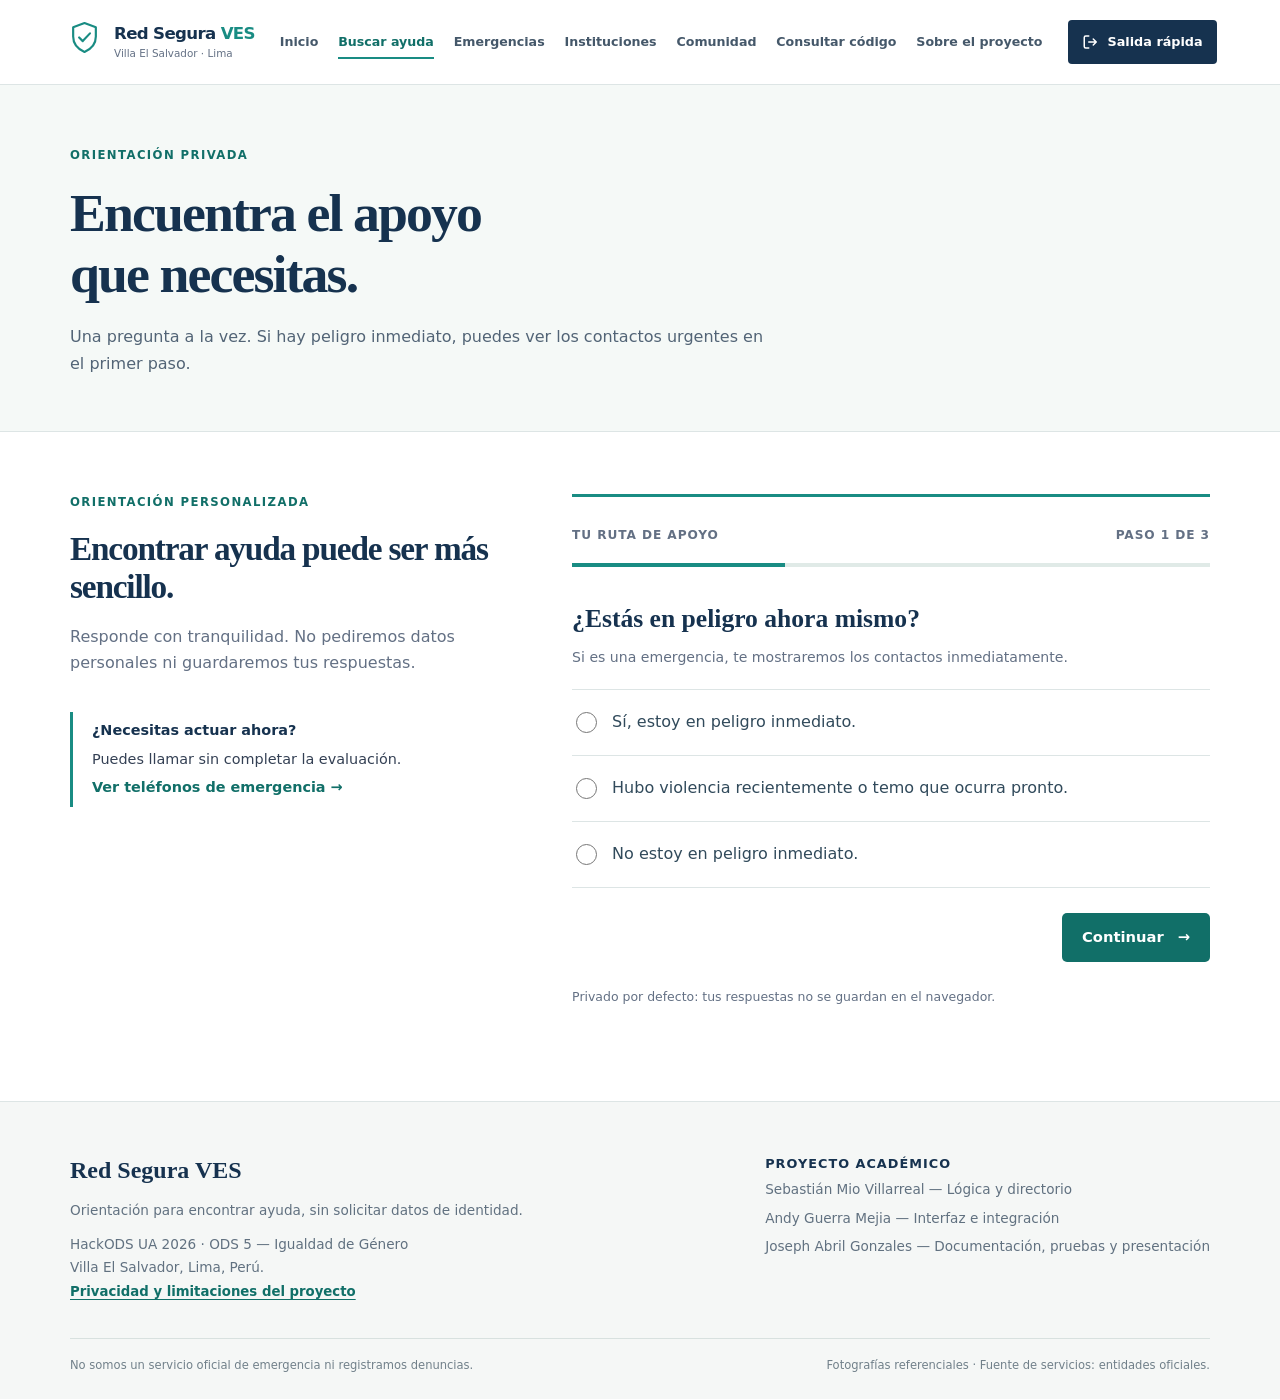
<file: ayuda.html>
<!doctype html>
<html lang="es">
<head>
  <meta charset="utf-8">
  <meta name="viewport" content="width=device-width, initial-scale=1">
  <meta name="theme-color" content="#16324F">
  <meta name="referrer" content="no-referrer">
  <meta name="description" content="Orientación gratuita, discreta y responsable ante la violencia en Villa El Salvador, Lima.">
  <title>Buscar ayuda | Red Segura VES</title>
  <link rel="stylesheet" href="styles.css">
  <script src="datos.ves.js" defer></script>
  <script src="app.js" defer></script>
  <link rel="stylesheet" href="comunidad.css">
  <script src="comunidad-config.js" defer></script>
  <script src="comunidad-api.js" defer></script>
  <script src="comunidad-optin.js" defer></script>
</head>
<body data-page="ayuda">
<a class="skip-link" href="#principal">Saltar al contenido</a>
<header class="site-header">
  <div class="container header-inner">
    <a class="brand" href="index.html" aria-label="Red Segura VES, inicio">
      <span class="brand-mark" aria-hidden="true"><svg viewBox="0 0 28 32" fill="none"><path d="M14 2 25 6v9c0 7.1-4.7 12.2-11 15C7.7 27.2 3 22.1 3 15V6L14 2Z" stroke="currentColor" stroke-width="2.1" stroke-linejoin="round"/><path d="m8.8 16 3.5 3.5 7-7.5" stroke="currentColor" stroke-width="2.1" stroke-linecap="round" stroke-linejoin="round"/></svg></span>
      <span class="brand-name">Red Segura <strong>VES</strong><small>Villa El Salvador · Lima</small></span>
    </a>
    <nav class="main-nav" aria-label="Navegación principal"><a href="index.html" >Inicio</a><a href="ayuda.html" aria-current=page>Buscar ayuda</a><a href="emergencia.html" >Emergencias</a><a href="instituciones.html" >Instituciones</a><a href="comunidad.html">Comunidad</a><a href="consultar.html" >Consultar código</a><a href="sobre.html" >Sobre el proyecto</a></nav>
    <button class="quick-exit" id="salida-rapida" type="button" aria-keyshortcuts="Alt+X" title="Salir de este sitio (Alt + X)">
      <svg viewBox="0 0 24 24" fill="none" aria-hidden="true"><path d="M9 4H5a2 2 0 0 0-2 2v12a2 2 0 0 0 2 2h4m6-4 4-4-4-4m4 4H9" stroke="currentColor" stroke-width="2" stroke-linecap="round" stroke-linejoin="round"/></svg>
      <span>Salida rápida</span>
    </button>
  </div>
</header>
<main id="principal"><header class="page-head"><div class="container"><span class="section-kicker">ORIENTACIÓN PRIVADA</span><h1>Encuentra el apoyo<br>que necesitas.</h1><p>Una pregunta a la vez. Si hay peligro inmediato, puedes ver los contactos urgentes en el primer paso.</p></div></header>
<section aria-labelledby="wizard-titulo" class="wizard-section section-spacing" id="buscar-ayuda">
<div class="container wizard-layout">
<div class="section-intro">
<span class="section-kicker">ORIENTACIÓN PERSONALIZADA</span>
<h2 id="wizard-titulo">Encontrar ayuda puede ser más sencillo.</h2>
<p>Responde con tranquilidad. No pediremos datos personales ni guardaremos tus respuestas.</p>
<div class="side-tip"><strong>¿Necesitas actuar ahora?</strong><p>Puedes llamar sin completar la evaluación.</p><a href="emergencia.html">Ver teléfonos de emergencia <span aria-hidden="true">→</span></a></div>
</div>
<div class="wizard-card">
<div class="wizard-top"><span class="wizard-overline">TU RUTA DE APOYO</span><span class="wizard-progress-label" id="progreso-texto">Paso 1 de 3</span></div>
<div aria-label="Progreso de la evaluación" aria-valuemax="3" aria-valuemin="1" aria-valuenow="1" class="progress-track" id="barra-progreso" role="progressbar"><span id="progreso-relleno"></span></div>
<form id="form-evaluacion" novalidate="">
<fieldset class="question-step" id="paso-1">
<legend>¿Estás en peligro ahora mismo?</legend>
<p class="question-help">Si es una emergencia, te mostraremos los contactos inmediatamente.</p>
<div class="option-list">
<label class="option"><input name="riesgo" type="radio" value="inmediato"/><span aria-hidden="true" class="radio-ui"></span><span>Sí, estoy en peligro inmediato.</span></label>
<label class="option"><input name="riesgo" type="radio" value="reciente"/><span aria-hidden="true" class="radio-ui"></span><span>Hubo violencia recientemente o temo que ocurra pronto.</span></label>
<label class="option"><input name="riesgo" type="radio" value="no-inmediato"/><span aria-hidden="true" class="radio-ui"></span><span>No estoy en peligro inmediato.</span></label>
</div>
</fieldset>
<fieldset class="question-step" hidden="" id="paso-2">
<legend>¿Qué tipo de ayuda necesitas?</legend>
<p class="question-help">Elige la opción que más te serviría ahora.</p>
<div class="option-list">
<label class="option"><input name="ayuda" type="radio" value="psicologica"/><span aria-hidden="true" class="radio-ui"></span><span>Apoyo psicológico</span></label>
<label class="option"><input name="ayuda" type="radio" value="legal"/><span aria-hidden="true" class="radio-ui"></span><span>Orientación legal</span></label>
<label class="option"><input name="ayuda" type="radio" value="proteccion"/><span aria-hidden="true" class="radio-ui"></span><span>Protección o auxilio de emergencia</span></label>
</div>
</fieldset>
<fieldset class="question-step" hidden="" id="paso-3">
<legend>¿En qué zona de Villa El Salvador te encuentras?</legend>
<p class="question-help">Solo una zona general. No necesitamos tu dirección. La zona sirve para ordenar opciones, no para determinar cobertura oficial.</p>
<div class="option-list">
<label class="option"><input name="sector" type="radio" value="sector-2"/><span aria-hidden="true" class="radio-ui"></span><span>Sector 2</span></label>
<label class="option"><input name="sector" type="radio" value="sector-6"/><span aria-hidden="true" class="radio-ui"></span><span>Sector 6</span></label>
<label class="option"><input name="sector" type="radio" value="sector-10"/><span aria-hidden="true" class="radio-ui"></span><span>Sector 10</span></label>
<label class="option"><input name="sector" type="radio" value="otro"/><span aria-hidden="true" class="radio-ui"></span><span>Otra zona de Villa El Salvador</span></label>
<label class="option"><input name="sector" type="radio" value="desconocido"/><span aria-hidden="true" class="radio-ui"></span><span>No estoy seguro de mi sector</span></label>
</div>
</fieldset>
<div class="inline-emergency" hidden="" id="alerta-inmediata" role="alert" tabindex="-1">
<strong>Hay ayuda disponible ahora.</strong>
<p>Si estás en peligro inmediato, llama directamente. No necesitas terminar las preguntas.</p>
<div class="alert-links"><a href="tel:105">Llamar al 105</a><a href="tel:100">Llamar al 100</a></div>
</div>
<p class="form-error" hidden="" id="error-evaluacion" role="alert"></p>
<div class="wizard-actions">
<button class="button button-outline" hidden="" id="btn-volver" type="button">← Volver</button>
<button class="button button-primary" id="btn-continuar" type="submit">Continuar <span aria-hidden="true">→</span></button>
</div>
</form>
<p class="wizard-footer">Privado por defecto: tus respuestas no se guardan en el navegador.</p>
</div>
</div>
</section>
<section aria-labelledby="resultados-titulo" class="results-section section-spacing" hidden="" id="resultados">
<div class="container">
<div class="results-top"><div><span class="section-kicker">TU ORIENTACIÓN</span><h2 id="resultados-titulo">Opciones de ayuda para ti</h2><p class="section-description" id="resultados-resumen"></p></div><button class="button button-outline" id="reiniciar-evaluacion" type="button">Nueva evaluación</button></div>
<div aria-live="polite" class="directory-grid" id="resultados-tarjetas"></div>
<div class="save-panel" id="panel-guardar">
<div><h3>¿Deseas guardar estas recomendaciones?</h3><p>Solo si lo eliges, se guardarán los identificadores de los servicios y la fecha en <strong>este navegador</strong>, no tus respuestas.</p><p class="save-warning">Si compartes este dispositivo, otra persona con acceso al navegador podría encontrar los registros guardados.</p></div>
<div class="save-actions"><button class="button button-primary" id="guardar-codigo" type="button">Guardar y generar código</button><button class="button button-outline" id="no-guardar" type="button">Continuar sin guardar</button></div>
<div aria-live="polite" class="save-feedback" hidden="" id="guardar-mensaje" role="status"></div>
</div>
</div>
</section></main>
<footer class="site-footer">
 <div class="container footer-content">
  <div class="footer-main"><span class="footer-brand">Red Segura VES</span>
   <p>Orientación para encontrar ayuda, sin solicitar datos de identidad.</p>
   <p>HackODS UA 2026 · ODS 5 — Igualdad de Género<br>Villa El Salvador, Lima, Perú.</p>
   <a href="sobre.html#privacidad">Privacidad y limitaciones del proyecto</a>
  </div>
  <div class="footer-team"><h2>Proyecto académico</h2><p>Sebastián Mio Villarreal — Lógica y directorio</p><p>Andy Guerra Mejia — Interfaz e integración</p><p>Joseph Abril Gonzales — Documentación, pruebas y presentación</p></div>
 </div>
 <div class="container footer-bottom"><span>No somos un servicio oficial de emergencia ni registramos denuncias.</span><span>Fotografías referenciales · Fuente de servicios: entidades oficiales.</span></div>
</footer>
<div id="anuncios-accesibles" class="sr-only" role="status" aria-live="polite"></div>
</body></html>
</file>
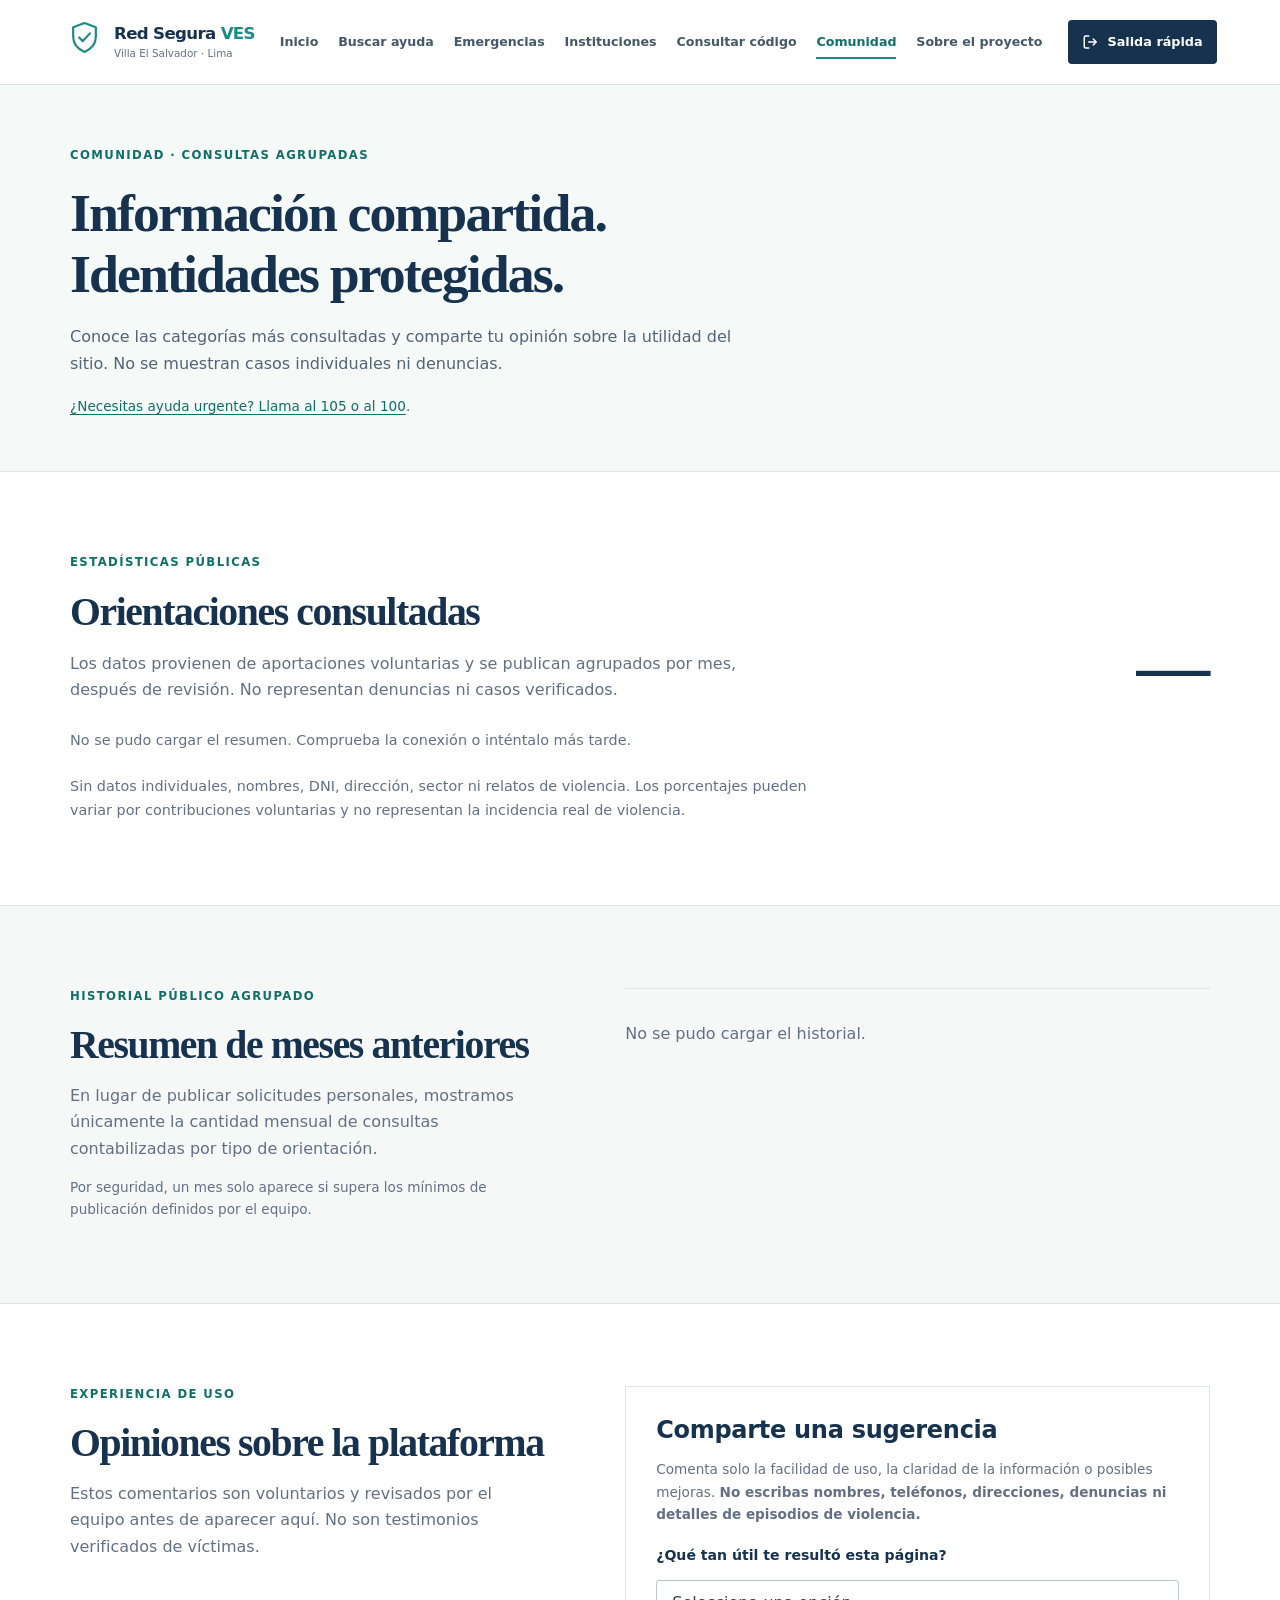
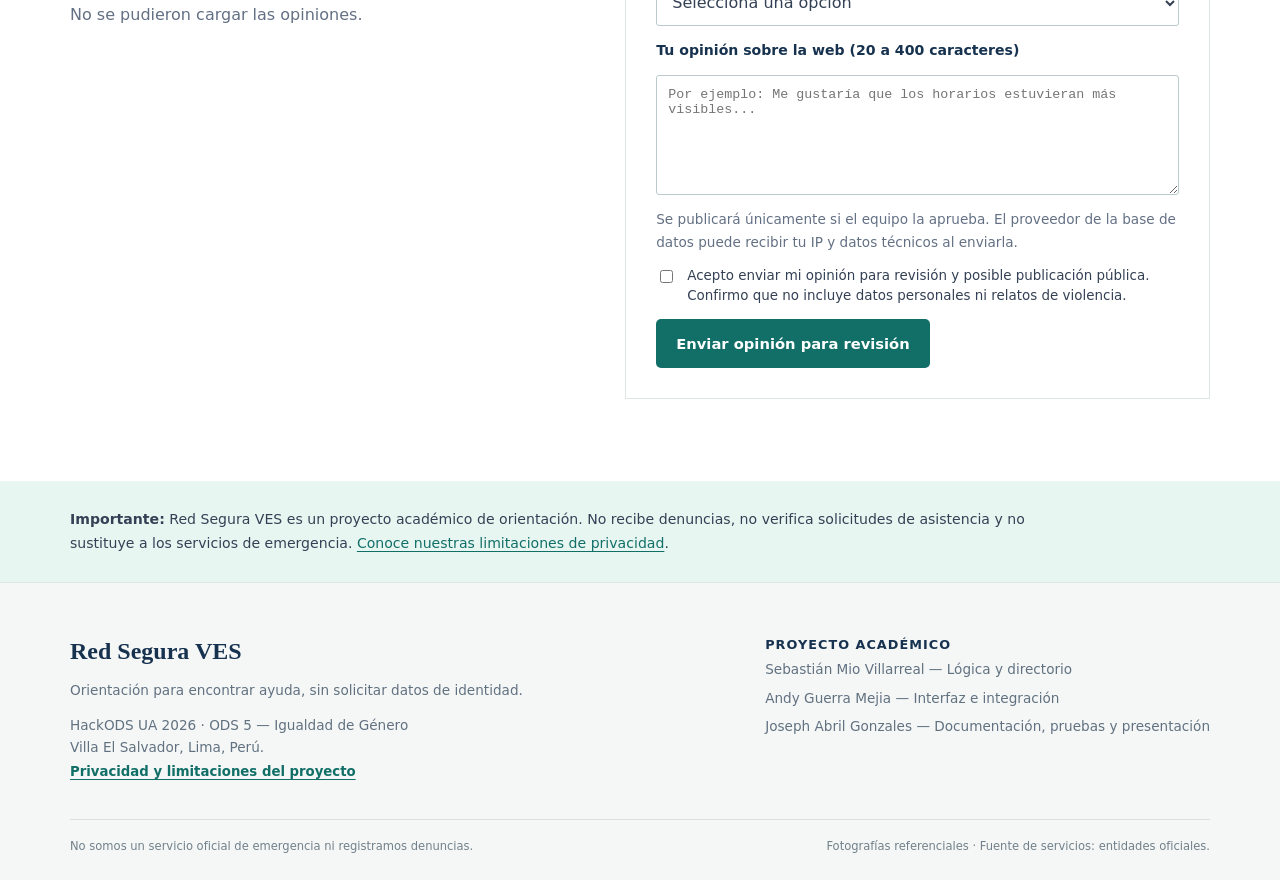
<file: comunidad.html>
<!doctype html>
<html lang="es">
<head>
  <meta charset="utf-8">
  <meta name="viewport" content="width=device-width, initial-scale=1">
  <meta name="theme-color" content="#16324F">
  <meta name="referrer" content="no-referrer">
  <meta name="description" content="Estadísticas agregadas y opiniones moderadas sobre el uso de Red Segura VES.">
  <title>Comunidad y estadísticas | Red Segura VES</title>
  <link rel="stylesheet" href="styles.css">
  <link rel="stylesheet" href="comunidad.css">
  <script src="datos.ves.js" defer></script>
  <script src="app.js" defer></script>
  <script src="comunidad-config.js" defer></script>
  <script src="comunidad-api.js" defer></script>
  <script src="comunidad.js" defer></script>
</head>
<body data-page="comunidad">
<a class="skip-link" href="#principal">Saltar al contenido</a>
<header class="site-header">
  <div class="container header-inner">
    <a class="brand" href="index.html" aria-label="Red Segura VES, inicio">
      <span class="brand-mark" aria-hidden="true"><svg viewBox="0 0 28 32" fill="none"><path d="M14 2 25 6v9c0 7.1-4.7 12.2-11 15C7.7 27.2 3 22.1 3 15V6L14 2Z" stroke="currentColor" stroke-width="2.1" stroke-linejoin="round"/><path d="m8.8 16 3.5 3.5 7-7.5" stroke="currentColor" stroke-width="2.1" stroke-linecap="round" stroke-linejoin="round"/></svg></span>
      <span class="brand-name">Red Segura <strong>VES</strong><small>Villa El Salvador · Lima</small></span>
    </a>
    <nav class="main-nav" aria-label="Navegación principal"><a href="index.html">Inicio</a><a href="ayuda.html" >Buscar ayuda</a><a href="emergencia.html" >Emergencias</a><a href="instituciones.html" >Instituciones</a><a href="consultar.html" >Consultar código</a><a href="comunidad.html" aria-current="page">Comunidad</a><a href="sobre.html" >Sobre el proyecto</a></nav>
    <button class="quick-exit" id="salida-rapida" type="button" aria-keyshortcuts="Alt+X" title="Salir de este sitio (Alt + X)">
      <svg viewBox="0 0 24 24" fill="none" aria-hidden="true"><path d="M9 4H5a2 2 0 0 0-2 2v12a2 2 0 0 0 2 2h4m6-4 4-4-4-4m4 4H9" stroke="currentColor" stroke-width="2" stroke-linecap="round" stroke-linejoin="round"/></svg>
      <span>Salida rápida</span>
    </button>
  </div>
</header>
<main id="principal">
  <header class="page-head">
    <div class="container">
      <span class="section-kicker">COMUNIDAD · CONSULTAS AGRUPADAS</span>
      <h1>Información compartida.<br>Identidades protegidas.</h1>
      <p>Conoce las categorías más consultadas y comparte tu opinión sobre la utilidad del sitio. No se muestran casos individuales ni denuncias.</p>
      <p class="small-print"><a href="emergencia.html">¿Necesitas ayuda urgente? Llama al 105 o al 100</a>.</p>
    </div>
  </header>

  <section class="section-spacing rsv-public" aria-labelledby="resumen-titulo">
    <div class="container">
      <div id="rsv-demo" class="rsv-demo-flag" hidden role="note"><strong>DEMOSTRACIÓN:</strong> todos los datos que ves en esta página son ficticios.</div>
      <div class="rsv-section-heading">
        <div>
          <span class="section-kicker">ESTADÍSTICAS PÚBLICAS</span>
          <h2 id="resumen-titulo">Orientaciones consultadas</h2>
          <p>Los datos provienen de aportaciones voluntarias y se publican agrupados por mes, después de revisión. No representan denuncias ni casos verificados.</p>
        </div>
        <div id="rsv-total" class="rsv-total" aria-live="polite">—</div>
      </div>
      <div id="rsv-aviso" class="rsv-estado" role="status" aria-live="polite">Cargando resumen...</div>
      <div class="rsv-bars" id="rsv-barras" aria-label="Porcentajes por categoría"></div>
      <p class="rsv-disclaimer">Sin datos individuales, nombres, DNI, dirección, sector ni relatos de violencia. Los porcentajes pueden variar por contribuciones voluntarias y no representan la incidencia real de violencia.</p>
    </div>
  </section>

  <section class="section-spacing rsv-history" aria-labelledby="historial-titulo">
    <div class="container rsv-two-column">
      <div>
        <span class="section-kicker">HISTORIAL PÚBLICO AGRUPADO</span>
        <h2 id="historial-titulo">Resumen de meses anteriores</h2>
        <p>En lugar de publicar solicitudes personales, mostramos únicamente la cantidad mensual de consultas contabilizadas por tipo de orientación.</p>
        <p class="small-print">Por seguridad, un mes solo aparece si supera los mínimos de publicación definidos por el equipo.</p>
      </div>
      <div id="rsv-historial" class="rsv-month-list" aria-live="polite">
        <p class="rsv-estado">Cargando historial...</p>
      </div>
    </div>
  </section>

  <section class="section-spacing rsv-reviews" aria-labelledby="opiniones-titulo">
    <div class="container rsv-two-column">
      <div>
        <span class="section-kicker">EXPERIENCIA DE USO</span>
        <h2 id="opiniones-titulo">Opiniones sobre la plataforma</h2>
        <p>Estos comentarios son voluntarios y revisados por el equipo antes de aparecer aquí. No son testimonios verificados de víctimas.</p>
        <div id="rsv-opiniones" class="rsv-review-list" aria-live="polite"><p class="rsv-estado">Cargando opiniones...</p></div>
      </div>
      <div class="rsv-feedback-form">
        <h3>Comparte una sugerencia</h3>
        <p class="small-print">Comenta solo la facilidad de uso, la claridad de la información o posibles mejoras. <strong>No escribas nombres, teléfonos, direcciones, denuncias ni detalles de episodios de violencia.</strong></p>
        <form id="rsv-form-opinion">
          <label for="rsv-calificacion">¿Qué tan útil te resultó esta página?</label>
          <select id="rsv-calificacion" required>
            <option value="">Selecciona una opción</option>
            <option value="5">5 — Muy útil</option>
            <option value="4">4 — Útil</option>
            <option value="3">3 — Regular</option>
            <option value="2">2 — Poco útil</option>
            <option value="1">1 — Nada útil</option>
          </select>
          <label for="rsv-comentario">Tu opinión sobre la web (20 a 400 caracteres)</label>
          <textarea id="rsv-comentario" minlength="20" maxlength="400" rows="5" required placeholder="Por ejemplo: Me gustaría que los horarios estuvieran más visibles..."></textarea>
          <p class="small-print">Se publicará únicamente si el equipo la aprueba. El proveedor de la base de datos puede recibir tu IP y datos técnicos al enviarla.</p>
          <label class="rsv-consent"><input type="checkbox" id="rsv-consentimiento" required><span>Acepto enviar mi opinión para revisión y posible publicación pública. Confirmo que no incluye datos personales ni relatos de violencia.</span></label>
          <button class="button button-primary" type="submit" id="rsv-enviar">Enviar opinión para revisión</button>
          <p id="rsv-envio-estado" role="status" aria-live="polite" class="rsv-estado"></p>
        </form>
      </div>
    </div>
  </section>
  <section class="rsv-info-last">
    <div class="container"><p><strong>Importante:</strong> Red Segura VES es un proyecto académico de orientación. No recibe denuncias, no verifica solicitudes de asistencia y no sustituye a los servicios de emergencia. <a href="sobre.html#privacidad">Conoce nuestras limitaciones de privacidad</a>.</p></div>
  </section>
</main>
<footer class="site-footer">
 <div class="container footer-content">
  <div class="footer-main"><span class="footer-brand">Red Segura VES</span>
   <p>Orientación para encontrar ayuda, sin solicitar datos de identidad.</p>
   <p>HackODS UA 2026 · ODS 5 — Igualdad de Género<br>Villa El Salvador, Lima, Perú.</p>
   <a href="sobre.html#privacidad">Privacidad y limitaciones del proyecto</a>
  </div>
  <div class="footer-team"><h2>Proyecto académico</h2><p>Sebastián Mio Villarreal — Lógica y directorio</p><p>Andy Guerra Mejia — Interfaz e integración</p><p>Joseph Abril Gonzales — Documentación, pruebas y presentación</p></div>
 </div>
 <div class="container footer-bottom"><span>No somos un servicio oficial de emergencia ni registramos denuncias.</span><span>Fotografías referenciales · Fuente de servicios: entidades oficiales.</span></div>
</footer>

<div id="anuncios-accesibles" class="sr-only" role="status" aria-live="polite"></div>
</body>
</html>
</file>
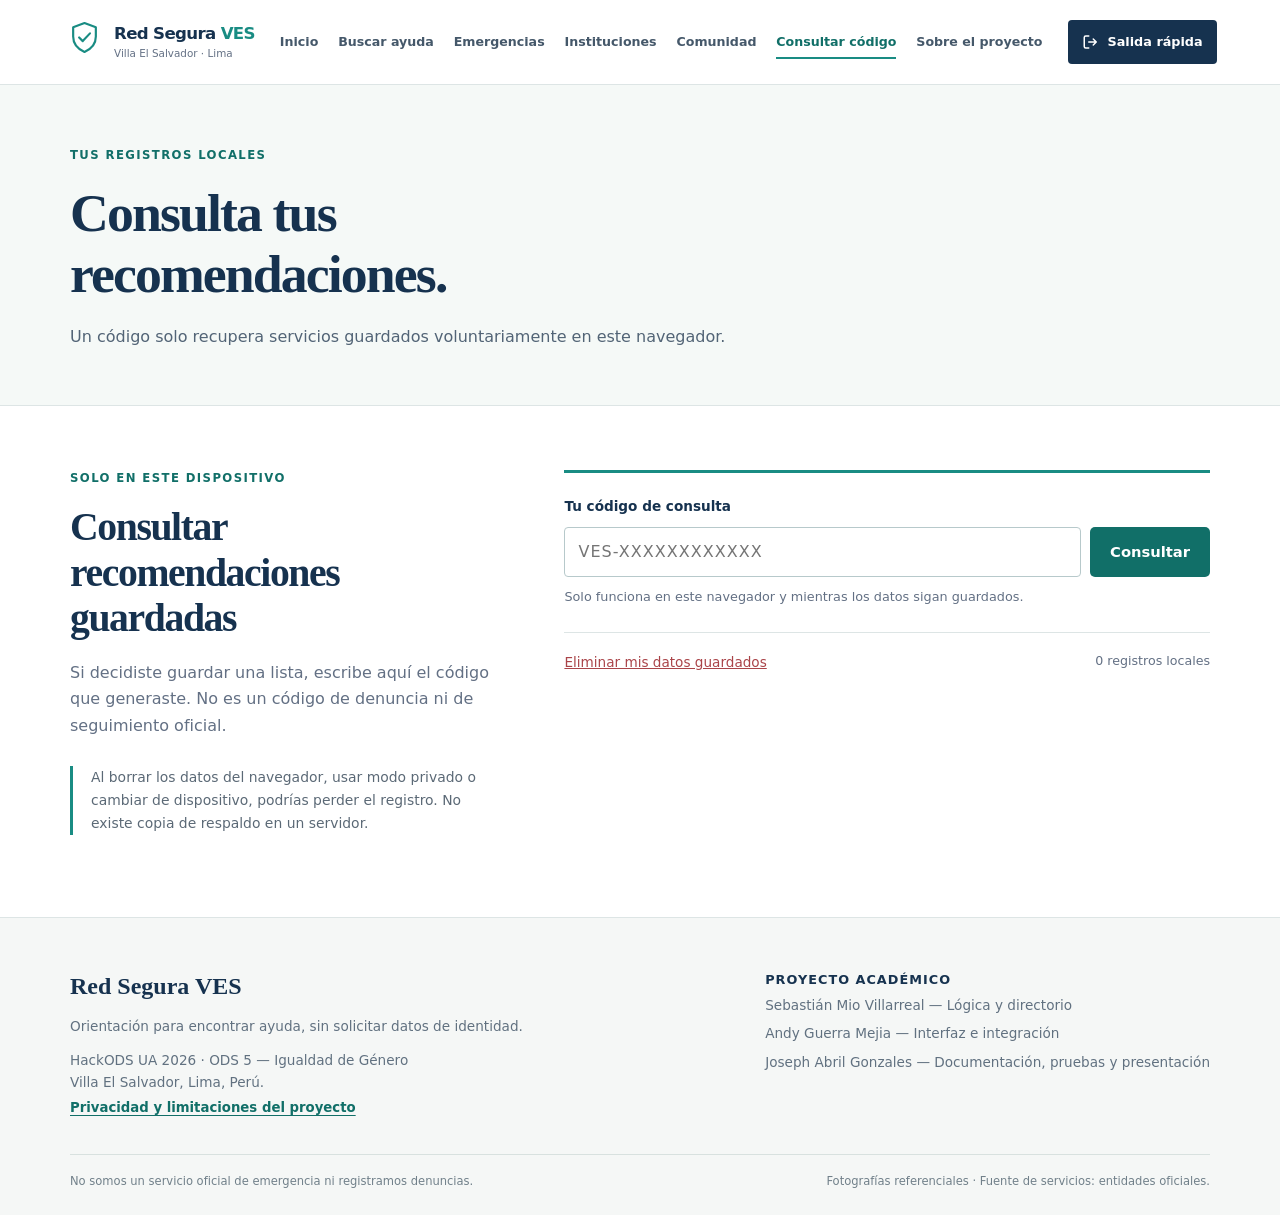
<file: consultar.html>
<!doctype html>
<html lang="es">
<head>
  <meta charset="utf-8">
  <meta name="viewport" content="width=device-width, initial-scale=1">
  <meta name="theme-color" content="#16324F">
  <meta name="referrer" content="no-referrer">
  <meta name="description" content="Orientación gratuita, discreta y responsable ante la violencia en Villa El Salvador, Lima.">
  <title>Consultar código | Red Segura VES</title>
  <link rel="stylesheet" href="styles.css">
  <script src="datos.ves.js" defer></script>
  <script src="app.js" defer></script>
</head>
<body data-page="consultar">
<a class="skip-link" href="#principal">Saltar al contenido</a>
<header class="site-header">
  <div class="container header-inner">
    <a class="brand" href="index.html" aria-label="Red Segura VES, inicio">
      <span class="brand-mark" aria-hidden="true"><svg viewBox="0 0 28 32" fill="none"><path d="M14 2 25 6v9c0 7.1-4.7 12.2-11 15C7.7 27.2 3 22.1 3 15V6L14 2Z" stroke="currentColor" stroke-width="2.1" stroke-linejoin="round"/><path d="m8.8 16 3.5 3.5 7-7.5" stroke="currentColor" stroke-width="2.1" stroke-linecap="round" stroke-linejoin="round"/></svg></span>
      <span class="brand-name">Red Segura <strong>VES</strong><small>Villa El Salvador · Lima</small></span>
    </a>
    <nav class="main-nav" aria-label="Navegación principal"><a href="index.html" >Inicio</a><a href="ayuda.html" >Buscar ayuda</a><a href="emergencia.html" >Emergencias</a><a href="instituciones.html" >Instituciones</a><a href="comunidad.html">Comunidad</a><a href="consultar.html" aria-current=page>Consultar código</a><a href="sobre.html" >Sobre el proyecto</a></nav>
    <button class="quick-exit" id="salida-rapida" type="button" aria-keyshortcuts="Alt+X" title="Salir de este sitio (Alt + X)">
      <svg viewBox="0 0 24 24" fill="none" aria-hidden="true"><path d="M9 4H5a2 2 0 0 0-2 2v12a2 2 0 0 0 2 2h4m6-4 4-4-4-4m4 4H9" stroke="currentColor" stroke-width="2" stroke-linecap="round" stroke-linejoin="round"/></svg>
      <span>Salida rápida</span>
    </button>
  </div>
</header>
<main id="principal"><header class="page-head"><div class="container"><span class="section-kicker">TUS REGISTROS LOCALES</span><h1>Consulta tus<br>recomendaciones.</h1><p>Un código solo recupera servicios guardados voluntariamente en este navegador.</p></div></header><section aria-labelledby="consultar-titulo" class="lookup-section section-spacing" id="consultar">
<div class="container lookup-grid">
<div class="lookup-intro"><span class="section-kicker">SOLO EN ESTE DISPOSITIVO</span><h2 id="consultar-titulo">Consultar recomendaciones guardadas</h2><p>Si decidiste guardar una lista, escribe aquí el código que generaste. No es un código de denuncia ni de seguimiento oficial.</p><div class="privacy-reminder">Al borrar los datos del navegador, usar modo privado o cambiar de dispositivo, podrías perder el registro. No existe copia de respaldo en un servidor.</div></div>
<div class="lookup-card">
<form id="form-consultar" novalidate=""><label for="codigo-consulta">Tu código de consulta</label><div class="lookup-form-row"><input aria-describedby="consulta-ayuda" autocapitalize="characters" autocomplete="off" id="codigo-consulta" maxlength="24" name="codigo" placeholder="VES-XXXXXXXXXXXX" spellcheck="false" type="text"/><button class="button button-primary" type="submit">Consultar</button></div><p class="input-hint" id="consulta-ayuda">Solo funciona en este navegador y mientras los datos sigan guardados.</p></form>
<div aria-live="polite" class="lookup-feedback" id="consulta-mensaje" role="status"></div>
<div hidden="" id="consulta-resultados"><div class="stored-header"><h3>Recomendaciones encontradas</h3><span id="consulta-fecha"></span></div><div class="stored-list" id="consulta-tarjetas"></div><button class="button button-outline button-small" id="eliminar-uno" type="button">Eliminar este registro</button></div>
<div class="lookup-bottom"><button class="text-action danger-text" id="eliminar-todos" type="button">Eliminar mis datos guardados</button><span aria-live="polite" class="saved-count" id="total-guardados"></span></div>
</div>
</div>
</section></main>
<footer class="site-footer">
 <div class="container footer-content">
  <div class="footer-main"><span class="footer-brand">Red Segura VES</span>
   <p>Orientación para encontrar ayuda, sin solicitar datos de identidad.</p>
   <p>HackODS UA 2026 · ODS 5 — Igualdad de Género<br>Villa El Salvador, Lima, Perú.</p>
   <a href="sobre.html#privacidad">Privacidad y limitaciones del proyecto</a>
  </div>
  <div class="footer-team"><h2>Proyecto académico</h2><p>Sebastián Mio Villarreal — Lógica y directorio</p><p>Andy Guerra Mejia — Interfaz e integración</p><p>Joseph Abril Gonzales — Documentación, pruebas y presentación</p></div>
 </div>
 <div class="container footer-bottom"><span>No somos un servicio oficial de emergencia ni registramos denuncias.</span><span>Fotografías referenciales · Fuente de servicios: entidades oficiales.</span></div>
</footer>
<div id="anuncios-accesibles" class="sr-only" role="status" aria-live="polite"></div>
</body></html>
</file>
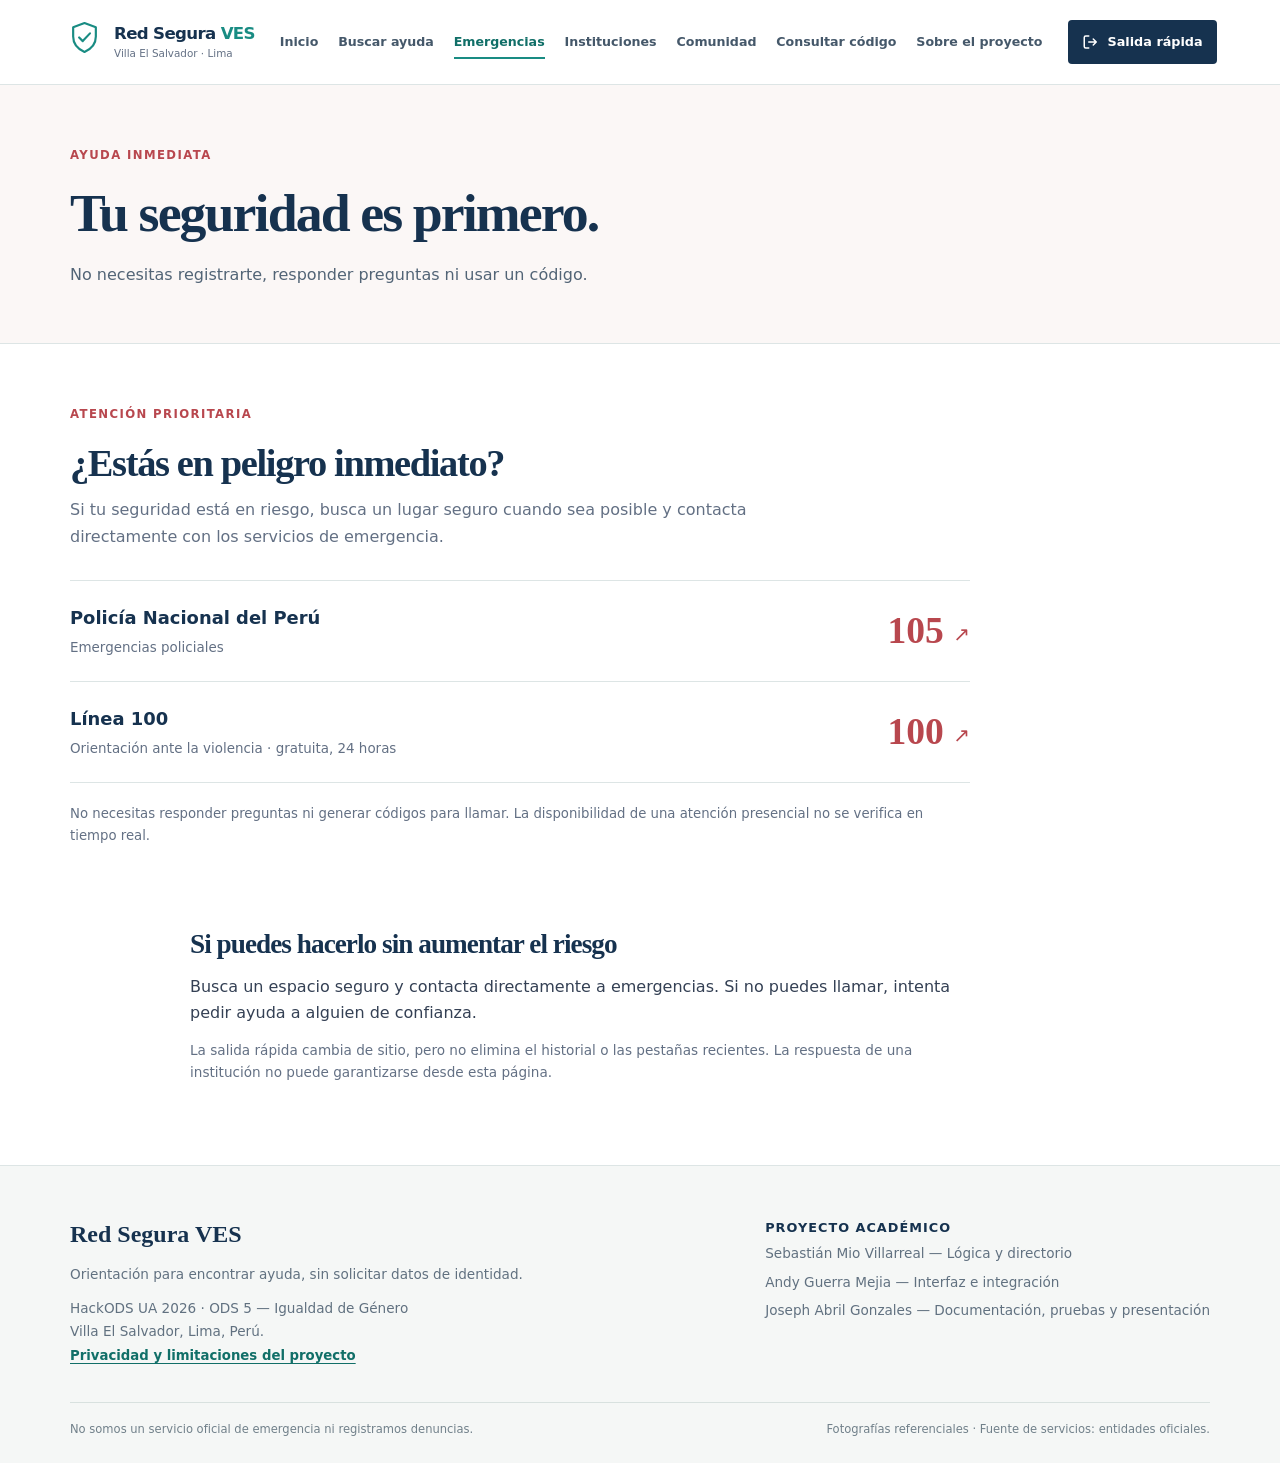
<file: emergencia.html>
<!doctype html>
<html lang="es">
<head>
  <meta charset="utf-8">
  <meta name="viewport" content="width=device-width, initial-scale=1">
  <meta name="theme-color" content="#16324F">
  <meta name="referrer" content="no-referrer">
  <meta name="description" content="Orientación gratuita, discreta y responsable ante la violencia en Villa El Salvador, Lima.">
  <title>Emergencias | Red Segura VES</title>
  <link rel="stylesheet" href="styles.css">
  <script src="datos.ves.js" defer></script>
  <script src="app.js" defer></script>
</head>
<body data-page="emergencia">
<a class="skip-link" href="#principal">Saltar al contenido</a>
<header class="site-header">
  <div class="container header-inner">
    <a class="brand" href="index.html" aria-label="Red Segura VES, inicio">
      <span class="brand-mark" aria-hidden="true"><svg viewBox="0 0 28 32" fill="none"><path d="M14 2 25 6v9c0 7.1-4.7 12.2-11 15C7.7 27.2 3 22.1 3 15V6L14 2Z" stroke="currentColor" stroke-width="2.1" stroke-linejoin="round"/><path d="m8.8 16 3.5 3.5 7-7.5" stroke="currentColor" stroke-width="2.1" stroke-linecap="round" stroke-linejoin="round"/></svg></span>
      <span class="brand-name">Red Segura <strong>VES</strong><small>Villa El Salvador · Lima</small></span>
    </a>
    <nav class="main-nav" aria-label="Navegación principal"><a href="index.html" >Inicio</a><a href="ayuda.html" >Buscar ayuda</a><a href="emergencia.html" aria-current=page>Emergencias</a><a href="instituciones.html" >Instituciones</a><a href="comunidad.html">Comunidad</a><a href="consultar.html" >Consultar código</a><a href="sobre.html" >Sobre el proyecto</a></nav>
    <button class="quick-exit" id="salida-rapida" type="button" aria-keyshortcuts="Alt+X" title="Salir de este sitio (Alt + X)">
      <svg viewBox="0 0 24 24" fill="none" aria-hidden="true"><path d="M9 4H5a2 2 0 0 0-2 2v12a2 2 0 0 0 2 2h4m6-4 4-4-4-4m4 4H9" stroke="currentColor" stroke-width="2" stroke-linecap="round" stroke-linejoin="round"/></svg>
      <span>Salida rápida</span>
    </button>
  </div>
</header>
<main id="principal"><header class="page-head page-head-danger"><div class="container"><span class="section-kicker">AYUDA INMEDIATA</span><h1>Tu seguridad es primero.</h1><p>No necesitas registrarte, responder preguntas ni usar un código.</p></div></header><section aria-labelledby="emergencia-titulo" class="emergency-section" id="emergencia">
<div class="container">
<div class="emergency-shell">
<div class="section-heading emergency-heading">
<span class="section-kicker danger-kicker">Atención prioritaria</span>
<h2 id="emergencia-titulo">¿Estás en peligro inmediato?</h2>
<p>Si tu seguridad está en riesgo, busca un lugar seguro cuando sea posible y contacta directamente con los servicios de emergencia.</p>
</div>
<div class="emergency-contacts">
<a aria-label="Llamar a la Policía Nacional del Perú al 105" class="emergency-contact" href="tel:105">
<span class="emergency-service">Policía Nacional del Perú <small>Emergencias policiales</small></span><span class="emergency-number">105 <span aria-hidden="true">↗</span></span>
</a>
<a aria-label="Llamar a Línea 100" class="emergency-contact" href="tel:100">
<span class="emergency-service">Línea 100 <small>Orientación ante la violencia · gratuita, 24 horas</small></span><span class="emergency-number">100 <span aria-hidden="true">↗</span></span>
</a>
</div>
<p class="emergency-note">No necesitas responder preguntas ni generar códigos para llamar. La disponibilidad de una atención presencial no se verifica en tiempo real.</p>
</div>
</div>
</section>
<section class="section-spacing tight"><div class="container safety-reading"><h2>Si puedes hacerlo sin aumentar el riesgo</h2><p>Busca un espacio seguro y contacta directamente a emergencias. Si no puedes llamar, intenta pedir ayuda a alguien de confianza.</p><p class="small-print">La salida rápida cambia de sitio, pero no elimina el historial o las pestañas recientes. La respuesta de una institución no puede garantizarse desde esta página.</p></div></section></main>
<footer class="site-footer">
 <div class="container footer-content">
  <div class="footer-main"><span class="footer-brand">Red Segura VES</span>
   <p>Orientación para encontrar ayuda, sin solicitar datos de identidad.</p>
   <p>HackODS UA 2026 · ODS 5 — Igualdad de Género<br>Villa El Salvador, Lima, Perú.</p>
   <a href="sobre.html#privacidad">Privacidad y limitaciones del proyecto</a>
  </div>
  <div class="footer-team"><h2>Proyecto académico</h2><p>Sebastián Mio Villarreal — Lógica y directorio</p><p>Andy Guerra Mejia — Interfaz e integración</p><p>Joseph Abril Gonzales — Documentación, pruebas y presentación</p></div>
 </div>
 <div class="container footer-bottom"><span>No somos un servicio oficial de emergencia ni registramos denuncias.</span><span>Fotografías referenciales · Fuente de servicios: entidades oficiales.</span></div>
</footer>
<div id="anuncios-accesibles" class="sr-only" role="status" aria-live="polite"></div>
</body></html>
</file>
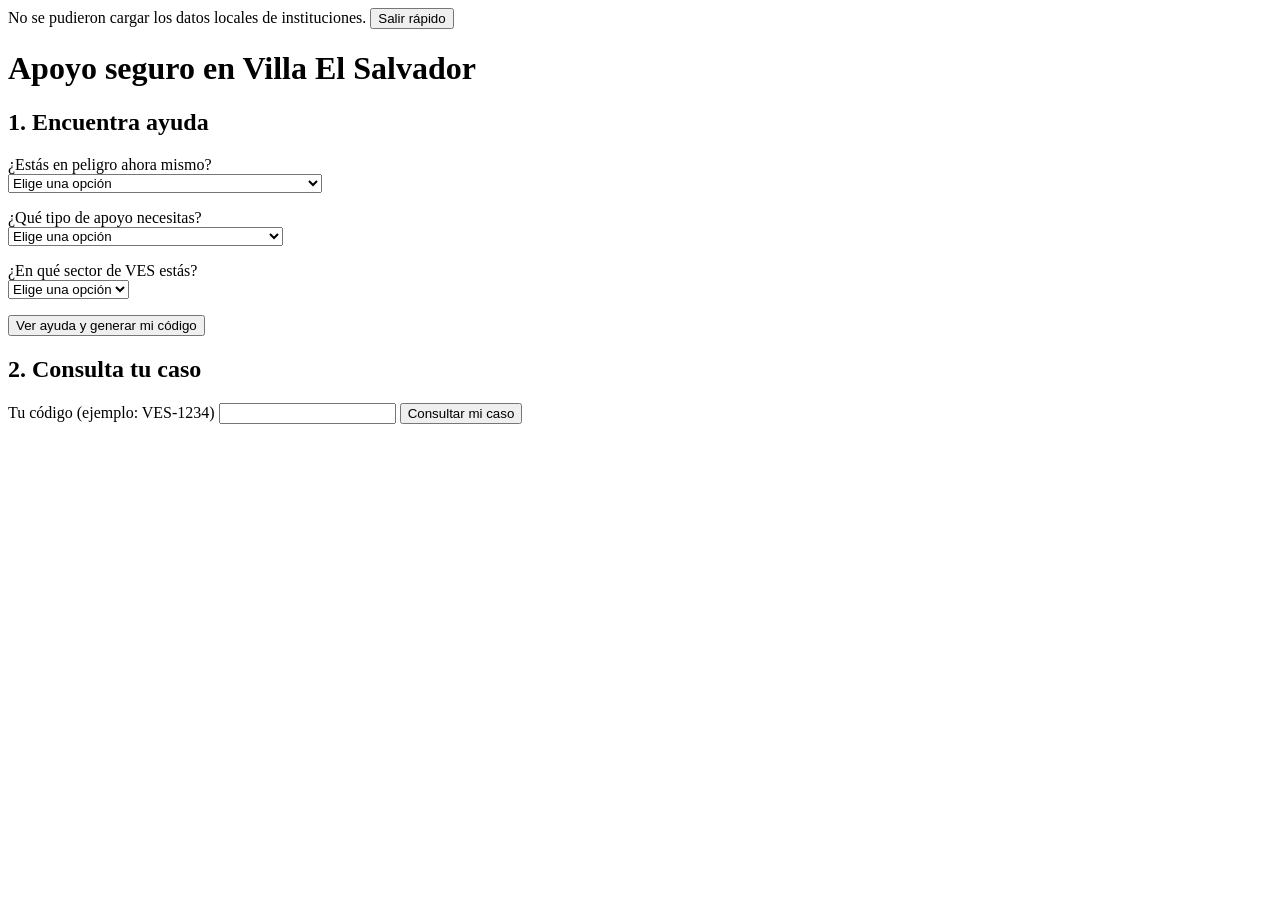
<file: index (2).html>
<!DOCTYPE html>
<html lang="es">
<head>
  <meta charset="UTF-8">
  <meta name="viewport" content="width=device-width, initial-scale=1">
  <title>Red Segura VES</title>
  <script src="app.js" defer></script>
</head>
<body>
  <!-- Etapa 2: sin estilos a propósito. El diseño llega en la Etapa 3. -->
  <button id="btn-salida" type="button">Salir rápido</button>

  <h1>Apoyo seguro en Villa El Salvador</h1>

  <h2>1. Encuentra ayuda</h2>
  <form id="form-triaje">
    <p>
      <label for="peligro">¿Estás en peligro ahora mismo?</label><br>
      <select id="peligro" required>
        <option value="">Elige una opción</option>
        <option value="inmediato">Sí, ahora mismo</option>
        <option value="reciente">Hubo violencia reciente o temo que ocurra pronto</option>
        <option value="ninguno">No hay peligro inmediato</option>
      </select>
    </p>
    <p>
      <label for="apoyo">¿Qué tipo de apoyo necesitas?</label><br>
      <select id="apoyo" required>
        <option value="">Elige una opción</option>
        <option value="psicologico">Apoyo psicológico</option>
        <option value="legal">Orientación legal</option>
        <option value="emergencia">Protección inmediata (policía o serenazgo)</option>
      </select>
    </p>
    <p>
      <label for="sector">¿En qué sector de VES estás?</label><br>
      <select id="sector" required>
        <option value="">Elige una opción</option>
        <!-- Las opciones de sector las agrega app.js -->
      </select>
    </p>
    <button type="submit">Ver ayuda y generar mi código</button>
  </form>
  <div id="resultado" aria-live="polite"></div>

  <h2>2. Consulta tu caso</h2>
  <form id="form-consulta">
    <label for="codigo">Tu código (ejemplo: VES-1234)</label>
    <input id="codigo" required maxlength="8" autocomplete="off">
    <button type="submit">Consultar mi caso</button>
  </form>
  <div id="estado-caso" aria-live="polite"></div>
</body>
</html>
</file>
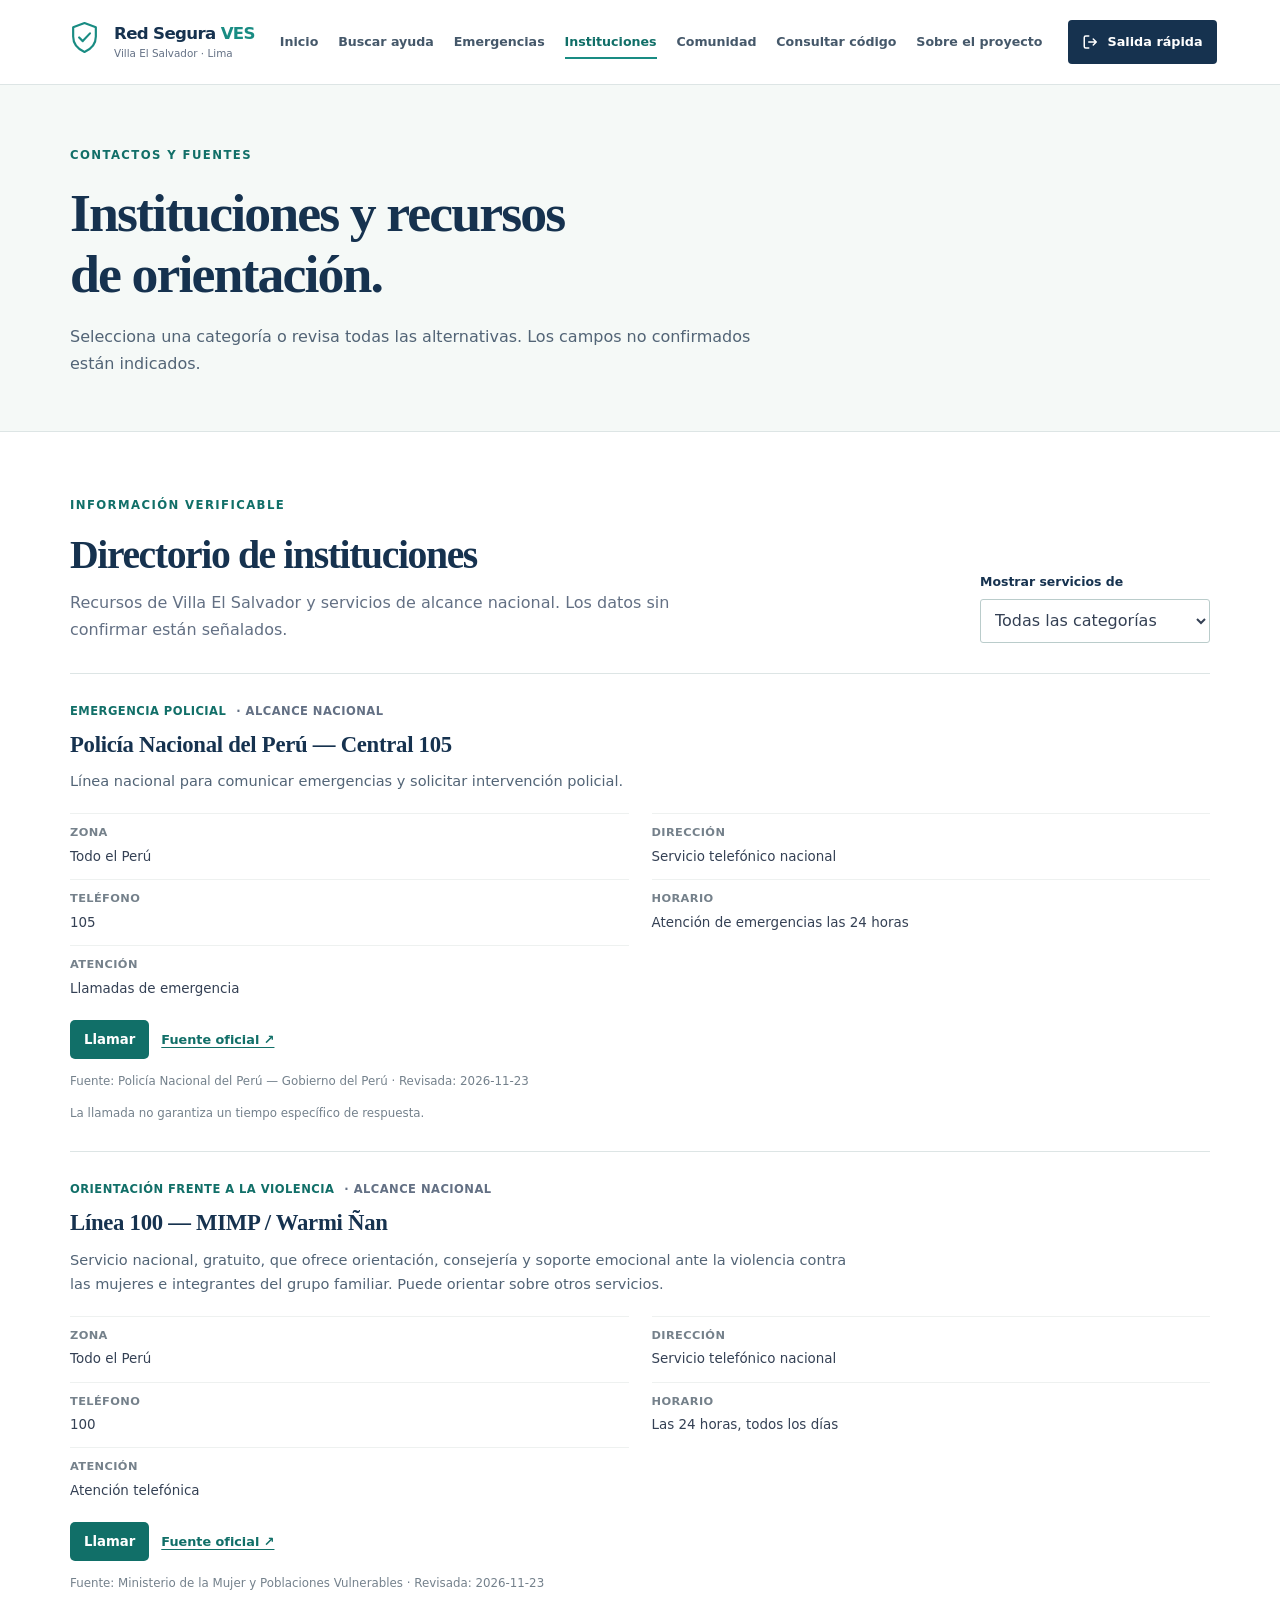
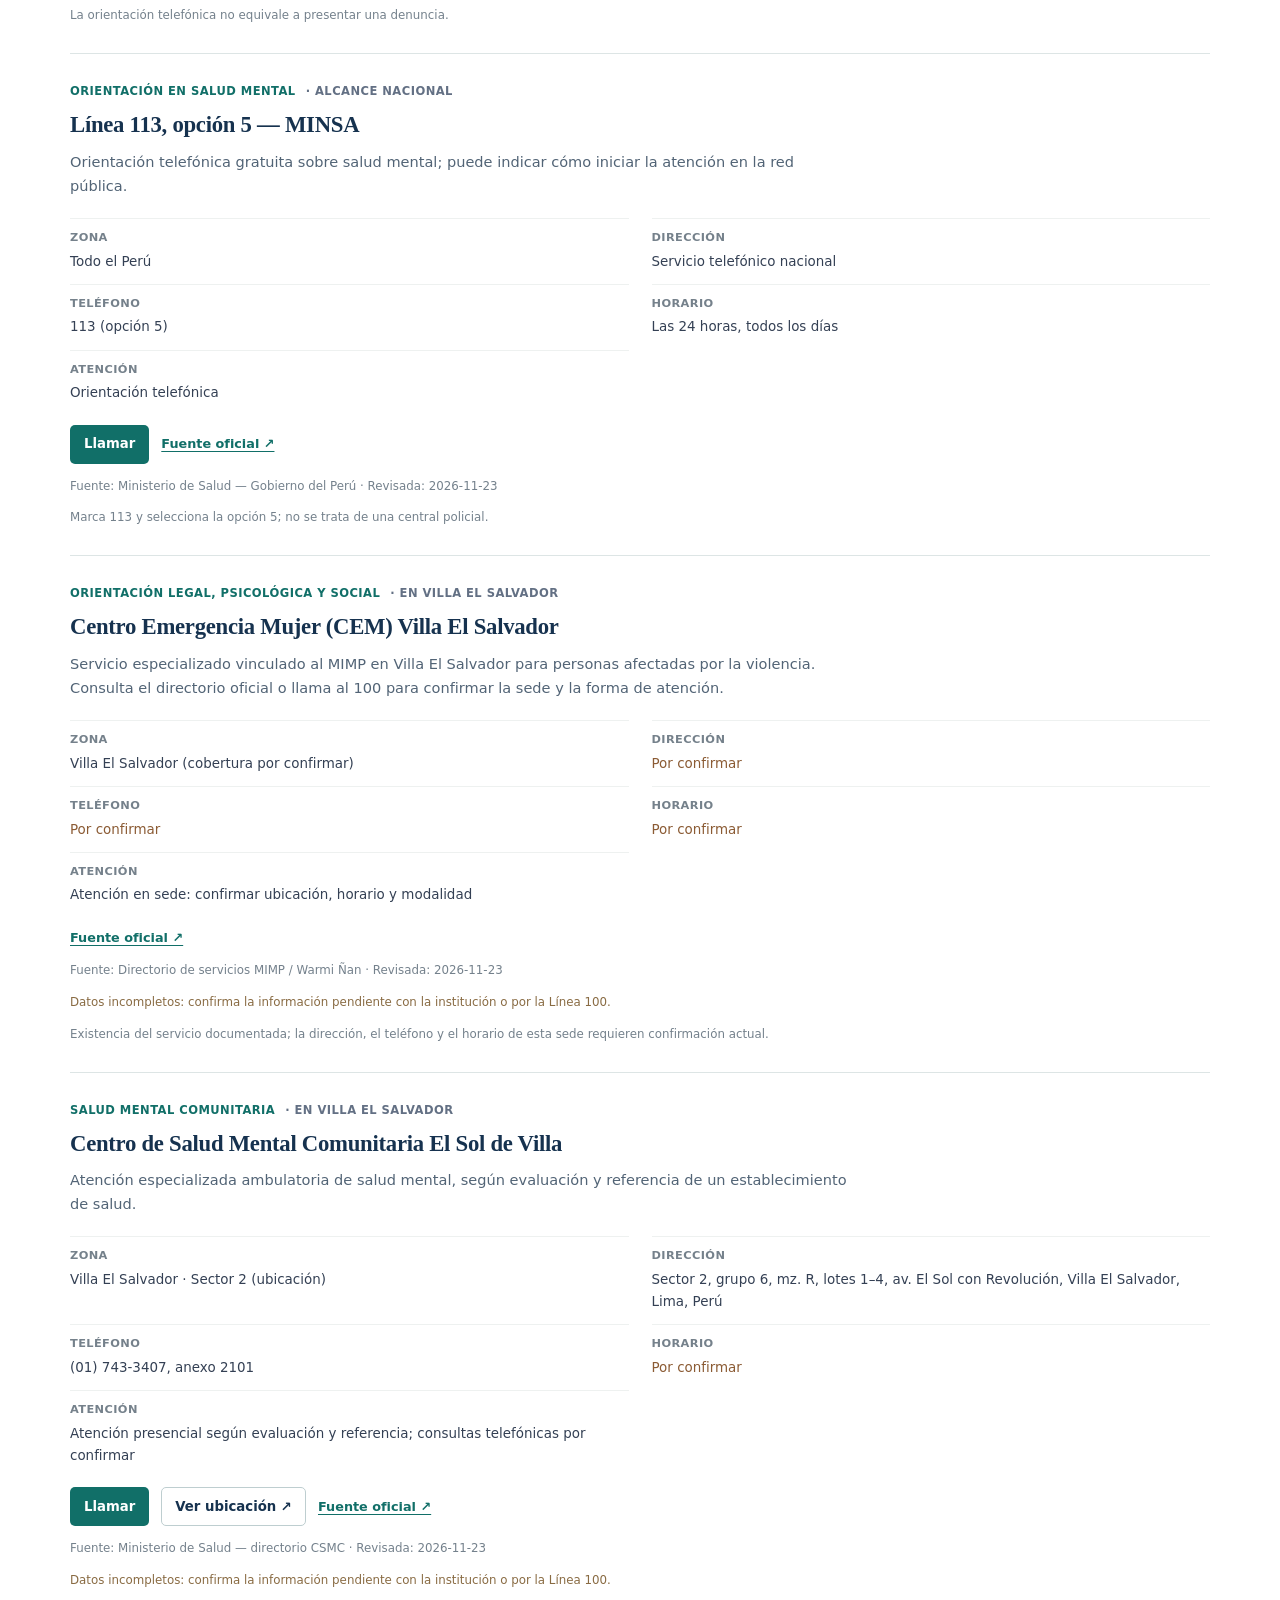
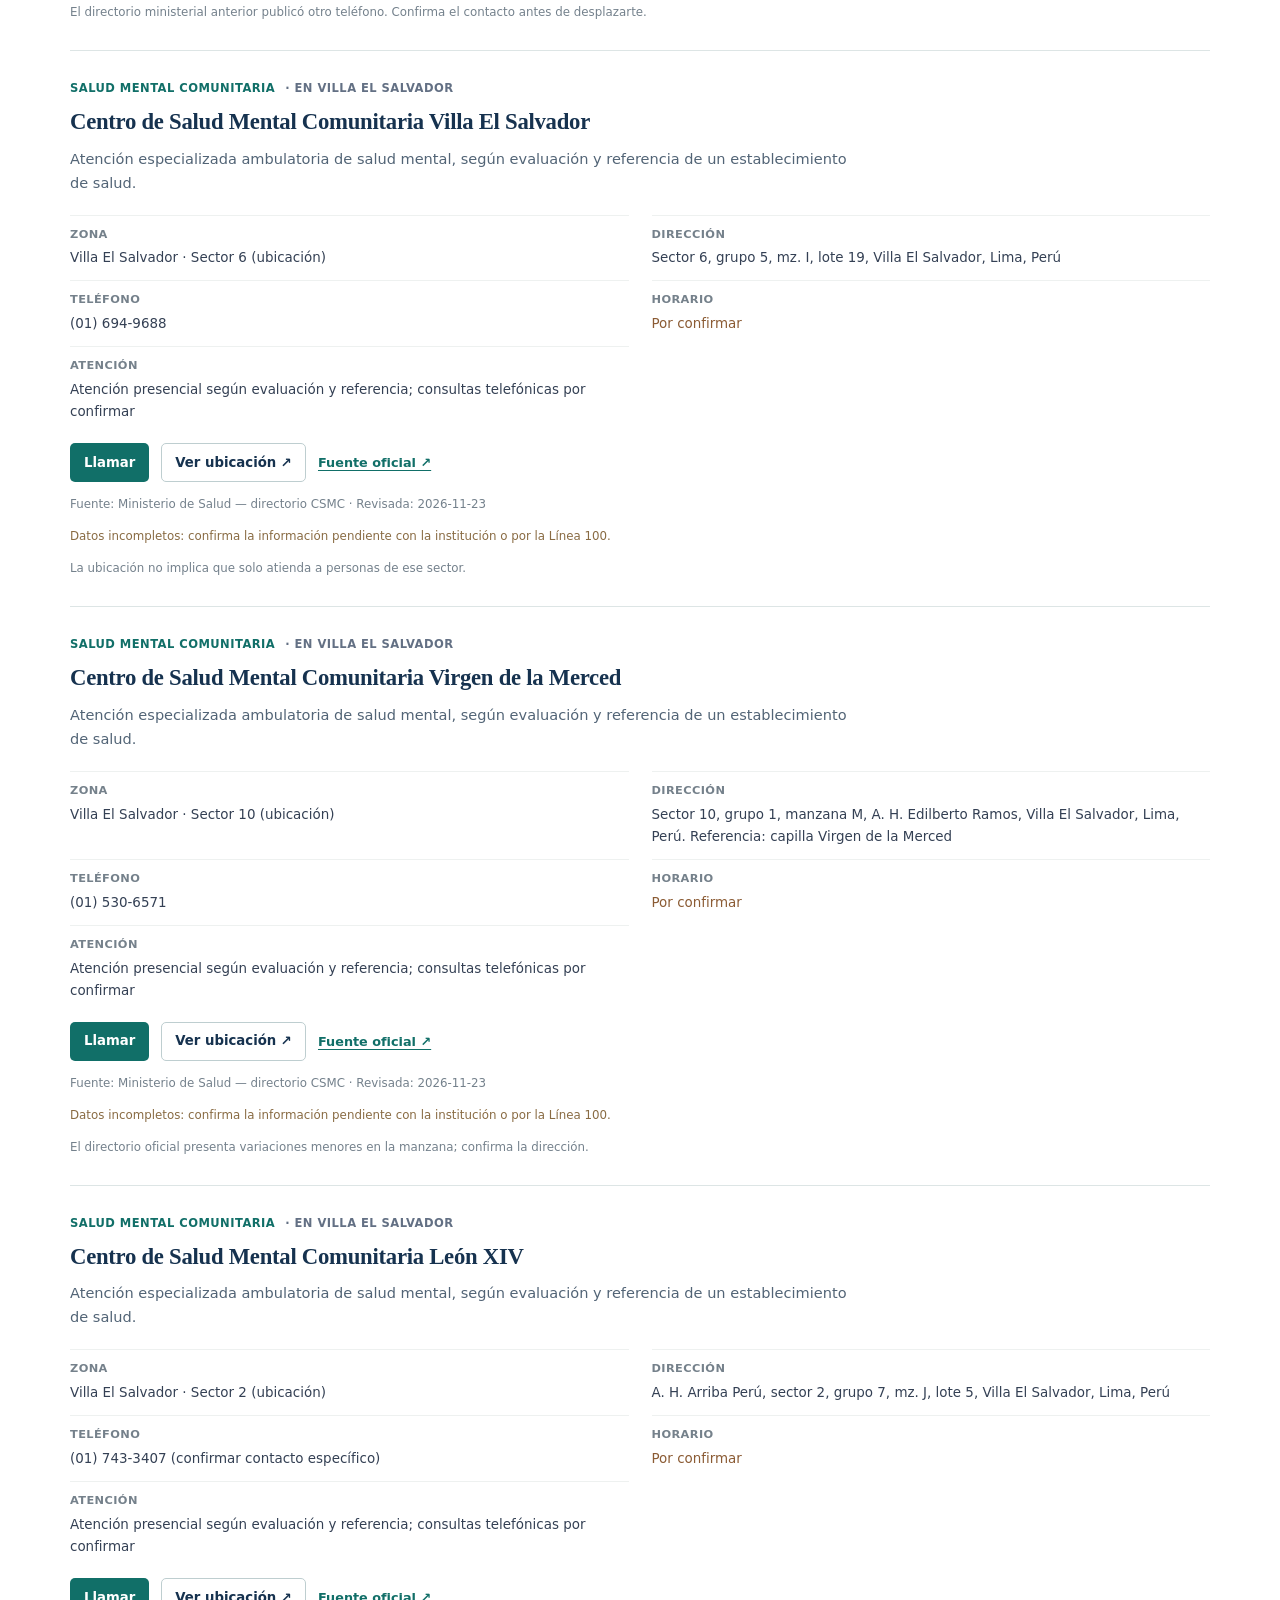
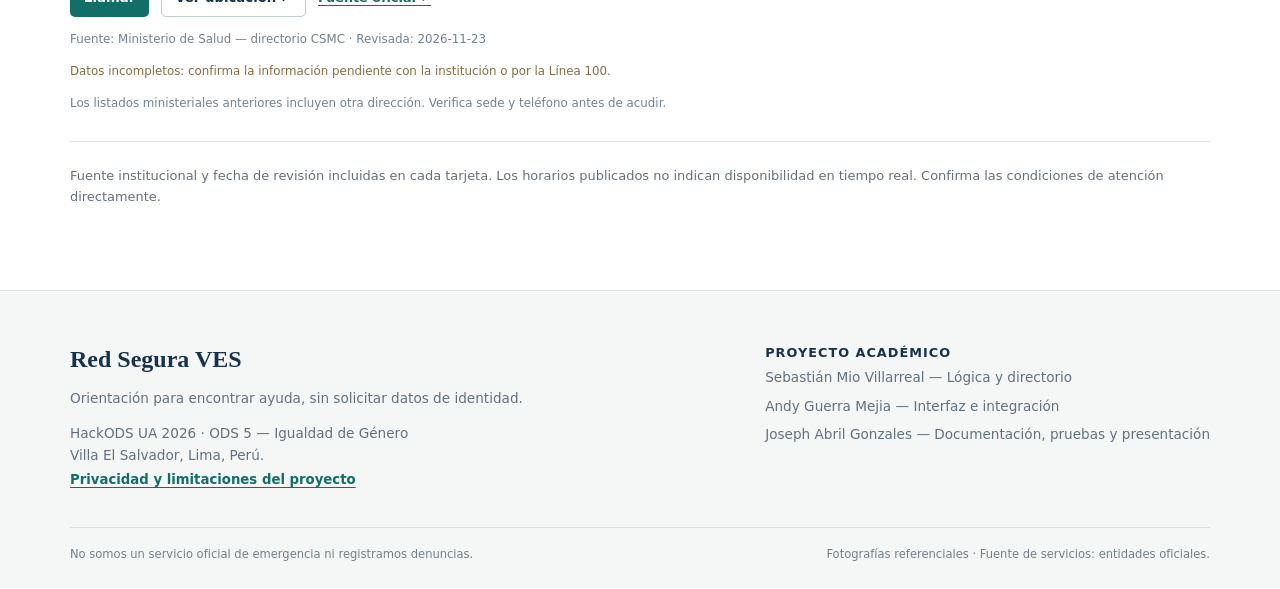
<file: instituciones.html>
<!doctype html>
<html lang="es">
<head>
  <meta charset="utf-8">
  <meta name="viewport" content="width=device-width, initial-scale=1">
  <meta name="theme-color" content="#16324F">
  <meta name="referrer" content="no-referrer">
  <meta name="description" content="Orientación gratuita, discreta y responsable ante la violencia en Villa El Salvador, Lima.">
  <title>Instituciones | Red Segura VES</title>
  <link rel="stylesheet" href="styles.css">
  <script src="datos.ves.js" defer></script>
  <script src="app.js" defer></script>
</head>
<body data-page="instituciones">
<a class="skip-link" href="#principal">Saltar al contenido</a>
<header class="site-header">
  <div class="container header-inner">
    <a class="brand" href="index.html" aria-label="Red Segura VES, inicio">
      <span class="brand-mark" aria-hidden="true"><svg viewBox="0 0 28 32" fill="none"><path d="M14 2 25 6v9c0 7.1-4.7 12.2-11 15C7.7 27.2 3 22.1 3 15V6L14 2Z" stroke="currentColor" stroke-width="2.1" stroke-linejoin="round"/><path d="m8.8 16 3.5 3.5 7-7.5" stroke="currentColor" stroke-width="2.1" stroke-linecap="round" stroke-linejoin="round"/></svg></span>
      <span class="brand-name">Red Segura <strong>VES</strong><small>Villa El Salvador · Lima</small></span>
    </a>
    <nav class="main-nav" aria-label="Navegación principal"><a href="index.html" >Inicio</a><a href="ayuda.html" >Buscar ayuda</a><a href="emergencia.html" >Emergencias</a><a href="instituciones.html" aria-current=page>Instituciones</a><a href="comunidad.html">Comunidad</a><a href="consultar.html" >Consultar código</a><a href="sobre.html" >Sobre el proyecto</a></nav>
    <button class="quick-exit" id="salida-rapida" type="button" aria-keyshortcuts="Alt+X" title="Salir de este sitio (Alt + X)">
      <svg viewBox="0 0 24 24" fill="none" aria-hidden="true"><path d="M9 4H5a2 2 0 0 0-2 2v12a2 2 0 0 0 2 2h4m6-4 4-4-4-4m4 4H9" stroke="currentColor" stroke-width="2" stroke-linecap="round" stroke-linejoin="round"/></svg>
      <span>Salida rápida</span>
    </button>
  </div>
</header>
<main id="principal"><header class="page-head"><div class="container"><span class="section-kicker">CONTACTOS Y FUENTES</span><h1>Instituciones y recursos<br>de orientación.</h1><p>Selecciona una categoría o revisa todas las alternativas. Los campos no confirmados están indicados.</p></div></header><section aria-labelledby="instituciones-titulo" class="institutions-section section-spacing" id="instituciones">
<div class="container">
<div class="section-heading heading-with-filter">
<div><span class="section-kicker">INFORMACIÓN VERIFICABLE</span><h2 id="instituciones-titulo">Directorio de instituciones</h2><p>Recursos de Villa El Salvador y servicios de alcance nacional. Los datos sin confirmar están señalados.</p></div>
<div class="filter-control"><label for="filtro-tipo">Mostrar servicios de</label><select id="filtro-tipo"><option value="todos">Todas las categorías</option><option value="psicologica">Apoyo psicológico</option><option value="legal">Orientación legal</option><option value="proteccion">Protección y auxilio</option></select></div>
</div>
<div class="directory-grid" id="directorio-tarjetas"></div>
<p class="directory-footnote">Fuente institucional y fecha de revisión incluidas en cada tarjeta. Los horarios publicados no indican disponibilidad en tiempo real. Confirma las condiciones de atención directamente.</p>
</div>
</section></main>
<footer class="site-footer">
 <div class="container footer-content">
  <div class="footer-main"><span class="footer-brand">Red Segura VES</span>
   <p>Orientación para encontrar ayuda, sin solicitar datos de identidad.</p>
   <p>HackODS UA 2026 · ODS 5 — Igualdad de Género<br>Villa El Salvador, Lima, Perú.</p>
   <a href="sobre.html#privacidad">Privacidad y limitaciones del proyecto</a>
  </div>
  <div class="footer-team"><h2>Proyecto académico</h2><p>Sebastián Mio Villarreal — Lógica y directorio</p><p>Andy Guerra Mejia — Interfaz e integración</p><p>Joseph Abril Gonzales — Documentación, pruebas y presentación</p></div>
 </div>
 <div class="container footer-bottom"><span>No somos un servicio oficial de emergencia ni registramos denuncias.</span><span>Fotografías referenciales · Fuente de servicios: entidades oficiales.</span></div>
</footer>
<div id="anuncios-accesibles" class="sr-only" role="status" aria-live="polite"></div>
</body></html>
</file>
<file: styles.css>
/* Red Segura VES — diseño editorial sobrio, mobile-first, sin frameworks ni fuentes externas. */
:root{
 --navy:#16324F; --navy-dark:#10293F; --teal:#198C83; --teal-dark:#116F68;
 --mint:#E8F6F2; --paper:#F6F8F7; --white:#fff; --ink:#344054;
 --muted:#637084; --line:#DDE5E5; --danger:#B8474E; --danger-pale:#FFF6F5;
 --focus:#D7A642; --content:1140px;
}
*{box-sizing:border-box}
html{scroll-behavior:auto;scroll-padding-top:110px}
body{margin:0;background:var(--white);color:var(--ink);font:16px/1.65 system-ui,-apple-system,BlinkMacSystemFont,"Segoe UI",Arial,sans-serif;-webkit-font-smoothing:antialiased}
button,input,select{font:inherit}
button{cursor:pointer}
a{color:var(--teal-dark);text-underline-offset:3px}
a:hover{color:var(--navy)}
:focus-visible{outline:3px solid var(--focus);outline-offset:3px}
[hidden]{display:none!important}
img,svg{max-width:100%}
img{display:block}
h1,h2,h3,p,figure{margin:0}
h1,h2,h3{line-height:1.15;color:var(--navy)}
h1,h2{font-family:Georgia,"Times New Roman",serif;font-weight:600;letter-spacing:-.035em}
h1{font-size:clamp(2.6rem,5vw,4.8rem)}
h2{font-size:clamp(2rem,3.1vw,3.1rem)}
h3{font-size:1.12rem;letter-spacing:-.012em}
p+p{margin-top:12px}
.container{width:min(var(--content),calc(100% - 48px));margin:auto}
.sr-only{position:absolute;overflow:hidden;clip:rect(0,0,0,0);white-space:nowrap;width:1px;height:1px}
.skip-link{position:fixed;top:-99px;left:10px;z-index:1000;background:var(--navy);color:white;padding:10px}
.skip-link:focus{top:10px;color:white}
.section-kicker,.eyebrow{display:block;color:var(--teal-dark);font-weight:750;letter-spacing:.12em;text-transform:uppercase;font-size:.73rem;line-height:1.5;margin-bottom:18px}
.section-spacing{padding:82px 0}
.section-description{max-width:650px;color:var(--muted);margin-top:14px}
.section-heading{margin-bottom:30px}
.section-heading p{max-width:680px;color:var(--muted);margin-top:12px}
.text-link{font-weight:750;text-decoration:none;border-bottom:1px solid var(--teal);display:inline-block;margin-top:25px;padding-bottom:4px}
.text-link:hover{border-color:var(--navy)}
.small-print,.subtle-disclaimer{color:var(--muted);font-size:.85rem}
.button{display:inline-flex;align-items:center;justify-content:center;text-align:center;gap:14px;min-height:49px;border:1px solid transparent;border-radius:5px;padding:12px 19px;font-size:.92rem;font-weight:700;line-height:1.2;text-decoration:none;transition:background .16s ease}
.button-primary{background:var(--teal-dark);color:white}
.button-primary:hover{background:var(--navy);color:white}
.button-urgent{background:white;color:var(--danger);border-color:#CFA5A6}
.button-urgent:hover{background:var(--danger-pale);color:#8E3038}
.button-outline{border:1px solid #BECED0;color:var(--navy);background:#fff}
.button-outline:hover{background:var(--paper)}
.button-small{min-height:38px;padding:9px 13px;font-size:.84rem}
.button-inverse{background:white;color:var(--navy)}
.button-inverse:hover{background:var(--mint);color:var(--navy)}
.site-header{position:sticky;top:0;z-index:50;background:rgba(255,255,255,.985);border-bottom:1px solid var(--line)}
.header-inner{display:flex;align-items:center;gap:25px;min-height:84px}
.brand{display:inline-flex;align-items:center;gap:10px;color:var(--navy);text-decoration:none;flex:none}
.brand-mark{width:34px;color:var(--teal)}
.brand-mark svg{width:29px;height:33px}
.brand-name{font-size:1.04rem;font-weight:770;letter-spacing:-.04em;line-height:1.1}
.brand-name strong{color:var(--teal)}
.brand-name small{display:block;color:var(--muted);font-size:.65rem;font-weight:500;letter-spacing:0;margin-top:5px}
.main-nav{display:flex;align-items:center;justify-content:center;flex:1;gap:clamp(10px,1.55vw,25px)}
.main-nav a{white-space:nowrap;text-decoration:none;font-size:.79rem;font-weight:640;color:#45586A;padding:7px 0}
.main-nav a:hover,.main-nav a[aria-current=page]{color:var(--teal-dark)}
.main-nav a[aria-current=page]{box-shadow:inset 0 -2px 0 var(--teal)}
.quick-exit{background:var(--navy);color:#fff;border:0;border-radius:4px;min-height:44px;display:inline-flex;gap:8px;align-items:center;padding:10px 14px;white-space:nowrap;font-size:.8rem;font-weight:750;flex:none}
.quick-exit svg{width:18px;height:18px}
.quick-exit:hover{background:var(--navy-dark)}
.hero{background:#F4F9F7;padding:78px 0 72px}
.hero-grid{display:grid;grid-template-columns:minmax(0,.95fr) minmax(0,1.05fr);align-items:center;gap:clamp(30px,5vw,78px)}
.hero-copy{padding:8px 0 20px}
.hero h1{max-width:580px}
.hero h1 em{font-weight:500;font-style:normal;color:var(--teal-dark)}
.hero-lead{font-size:1.1rem;line-height:1.75;margin-top:25px;max-width:560px;color:#42566B}
.inclusion-note{font-size:.93rem;color:var(--muted);max-width:560px;margin-top:14px}
.hero-actions{display:flex;flex-wrap:wrap;gap:12px;margin-top:30px}
.hero-footnote{font-size:.8rem;color:#637582;margin-top:22px}
.photo-carousel{min-width:0}
.carousel-stage{min-height:0}
.carousel-slide{margin:0}
.carousel-photo{width:100%;height:405px;overflow:hidden;background:#DCE9E5;position:relative}
.carousel-photo img{width:100%;height:100%;object-fit:cover;object-position:center}
.media-fallback{position:absolute;inset:0;display:grid;place-items:center;padding:30px;color:var(--muted);text-align:center}
.carousel-slide figcaption{display:flex;align-items:flex-start;gap:5px;flex-direction:column;padding:16px 0 0}
.carousel-slide figcaption strong{font:600 1.27rem/1.3 Georgia,serif;color:var(--navy)}
.carousel-slide figcaption span{font-size:.86rem;color:#576A75}
.carousel-controls{display:flex;align-items:center;justify-content:space-between;margin-top:16px;border-top:1px solid #C7D9D4;padding-top:13px}
.carousel-dots,.carousel-nav{display:flex;align-items:center;gap:10px}
.carousel-dot{border:0;width:22px;height:26px;background:transparent;padding:0;position:relative}
.carousel-dot::before{content:"";display:block;height:3px;background:#A9C8C0;width:22px}
.carousel-dot[aria-current=true]::before{background:var(--teal-dark)}
.carousel-counter{font-size:.77rem;letter-spacing:.07em;font-weight:700;color:var(--muted);margin-right:12px}
.carousel-arrow{border:1px solid #C1D3D0;border-radius:0;background:#fff;width:35px;height:35px;color:var(--navy);font-size:1.15rem}
.carousel-arrow:hover{background:var(--mint)}
.photo-note{font-size:.71rem;line-height:1.55;margin-top:10px;color:#657581}
.editorial-grid{display:grid;grid-template-columns:40% minmax(0,1fr);gap:clamp(35px,7vw,105px)}
.home-how h2{margin-bottom:17px}
.home-how p{color:var(--muted);max-width:370px}
.steps-list{list-style:none;margin:0;padding:0}
.steps-list li{display:grid;grid-template-columns:46px 1fr;gap:24px;padding:22px 0;border-bottom:1px solid var(--line)}
.steps-list li:first-child{border-top:1px solid var(--line)}
.steps-list li>span{color:var(--teal-dark);font-size:.79rem;font-weight:800;padding-top:3px}
.steps-list h3{margin-bottom:8px;font-size:1.15rem}
.steps-list p{color:var(--muted);font-size:.9rem}
.home-callout{background:var(--navy);color:#fff;padding:45px 0}
.callout-inner{display:flex;align-items:center;justify-content:space-between;gap:25px}
.home-callout h2{color:#fff;font-size:clamp(1.75rem,2.5vw,2.45rem)}
.home-callout .section-kicker{color:#A8E1D4}
.home-callout p:not(.section-kicker){margin-top:10px;max-width:660px;color:#DCE9E8}
.home-callout p a{color:#fff;text-decoration-thickness:1px;font-weight:700}
.intro-links{padding-top:70px}
.link-rows{margin-top:22px;border-top:1px solid var(--line)}
.link-rows a{display:flex;justify-content:space-between;align-items:baseline;gap:20px;padding:22px 0;border-bottom:1px solid var(--line);text-decoration:none}
.link-rows a span:first-child{font-family:Georgia,serif;font-size:1.45rem;color:var(--navy)}
.link-rows a span:last-child{font-size:.86rem;color:var(--teal-dark);text-align:right}
.link-rows a:hover span:first-child{text-decoration:underline;text-decoration-thickness:1px}
.page-head{background:#F5F9F7;padding:62px 0 54px;border-bottom:1px solid var(--line)}
.page-head h1{font-size:clamp(2.65rem,4.2vw,4.3rem)}
.page-head p:not(.section-kicker){margin-top:18px;max-width:700px;color:#526476}
.page-head-danger{background:#FBF7F6}
.page-head-danger .section-kicker{color:var(--danger)}
/* Ayuda: separación editorial y campo táctil accesible */
.wizard-section{padding-top:62px}
.wizard-layout{display:grid;grid-template-columns:minmax(0,.8fr) minmax(0,1.2fr);gap:clamp(28px,6vw,86px);align-items:start}
.section-intro h2{font-size:clamp(1.9rem,2.6vw,2.7rem);margin-bottom:18px}
.section-intro>p{color:var(--muted);max-width:440px}
.side-tip{border-left:3px solid var(--teal);padding:7px 0 7px 19px;margin-top:35px;font-size:.9rem}
.side-tip strong{color:var(--navy)}
.side-tip p{margin:5px 0}
.side-tip a{font-weight:750;text-decoration:none}
.wizard-card{border-top:3px solid var(--teal);padding:28px 0 12px;scroll-margin-top:125px}
.wizard-top{display:flex;align-items:center;justify-content:space-between;font-size:.76rem;font-weight:750;letter-spacing:.075em;color:var(--muted);text-transform:uppercase}
.progress-track{margin:18px 0 35px;width:100%;height:4px;background:#E0EAE7}
.progress-track span{display:block;background:var(--teal);height:100%;width:33.3%}
.question-step{border:0;padding:0;margin:0;min-width:0}
.question-step legend{font:600 1.6rem/1.35 Georgia,serif;color:var(--navy);padding:0}
.question-help{font-size:.88rem;color:var(--muted);margin:9px 0 20px}
.option-list{border-top:1px solid var(--line)}
.option{display:flex;align-items:center;gap:15px;border-bottom:1px solid var(--line);padding:16px 4px;min-height:66px;cursor:pointer;color:#314A5B;line-height:1.43}
.option:hover{background:#F6FAF9}
.option input{flex:none;accent-color:var(--teal);width:21px;height:21px;margin:0}
.radio-ui{display:none}
.option:has(input:checked){color:var(--teal-dark);font-weight:720;background:#F2F8F6}
.wizard-actions{display:flex;align-items:center;justify-content:space-between;gap:12px;margin-top:25px}
.wizard-actions .button-primary{margin-left:auto}
.wizard-footer{font-size:.78rem;color:var(--muted);margin-top:25px}
.inline-emergency{border-left:4px solid var(--danger);background:var(--danger-pale);padding:16px 20px;margin-top:21px}
.inline-emergency strong{color:#912D35}
.inline-emergency p{font-size:.89rem;margin-top:6px}
.alert-links{display:flex;gap:20px;flex-wrap:wrap;margin-top:10px;font-weight:800}
.alert-links a{color:#912D35}
.form-error{margin-top:18px;color:#9F3239;font-size:.89rem}
.results-section{background:var(--paper);padding:64px 0;scroll-margin-top:105px}
.results-top{display:flex;gap:22px;align-items:start;justify-content:space-between;margin-bottom:26px}
.results-top .button{flex:none}
.directory-grid{display:grid;grid-template-columns:minmax(0,1fr);gap:0;border-top:1px solid var(--line)}
.institution-card{background:#fff;padding:28px 25px;border-bottom:1px solid var(--line);position:relative}
.results-section .institution-card{margin-bottom:10px;border:1px solid var(--line)}
.institution-card.is-priority{border-left:4px solid var(--danger)}
.card-meta{display:flex;flex-wrap:wrap;gap:10px;margin-bottom:9px}
.institution-badge{display:inline-block;color:var(--teal-dark);font-size:.72rem;letter-spacing:.04em;font-weight:730;text-transform:uppercase}
.institution-badge.scope-badge{color:var(--muted);font-weight:550}
.institution-badge.scope-badge::before{content:" · "}
.institution-card h3{font:600 1.42rem/1.3 Georgia,serif;letter-spacing:-.012em}
.card-desc{margin-top:10px;font-size:.91rem;color:#526476;max-width:780px}
.detail-list{display:grid;grid-template-columns:1fr 1fr;gap:11px 23px;margin:20px 0}
.detail-row{border-top:1px solid #EEF1F0;padding-top:9px;min-width:0}
.detail-row dt{font-size:.71rem;letter-spacing:.035em;text-transform:uppercase;color:#75818B;font-weight:740}
.detail-row dd{margin:4px 0 0;font-size:.84rem;overflow-wrap:anywhere}
.detail-row dd.pending{color:#8B5B34}
.card-actions{display:flex;align-items:center;gap:12px;flex-wrap:wrap;margin-top:17px}
.card-actions .button{min-height:39px;padding:9px 13px;font-size:.83rem}
.source-link{font-size:.8rem;font-weight:700}
.verification-note,.missing-data-note{font-size:.74rem;line-height:1.6;margin-top:13px;color:#74818C}
.missing-data-note{color:#896B43}
.save-panel{border-top:2px solid var(--teal);margin-top:34px;padding:25px 0 5px}
.save-panel h3{font:600 1.55rem/1.3 Georgia,serif}
.save-panel p{margin-top:8px;font-size:.91rem;color:#566676;max-width:800px}
.save-warning{color:#8B5B34!important}
.save-actions{display:flex;gap:12px;flex-wrap:wrap;margin-top:21px}
.save-feedback{padding:16px 0}
.save-feedback strong{display:block;color:var(--navy)}
.code-display{display:inline-block;letter-spacing:.1em;font-size:1.15rem;background:white;border:1px solid var(--line);padding:13px 17px;margin:16px 12px 0 0;user-select:all}
.code-copy{background:var(--navy);border:0;color:white;padding:10px 15px;border-radius:3px}
.code-feedback{font-size:.8rem}
.institutions-section{padding-top:65px}
.heading-with-filter{display:flex;justify-content:space-between;align-items:end;gap:25px}
.heading-with-filter>div:first-child{max-width:640px}
.heading-with-filter p{max-width:620px}
.filter-control{min-width:230px}
.filter-control label{display:block;font-size:.78rem;margin-bottom:6px;font-weight:760;color:var(--navy)}
.filter-control select{width:100%;background:white;border:1px solid #BACCCB;border-radius:3px;min-height:44px;padding:8px 10px;color:var(--ink)}
.institutions-section .institution-card{padding-left:0;padding-right:0}
.directory-footnote{font-size:.81rem;color:var(--muted);margin-top:23px}
.emergency-section{padding:62px 0;background:white}
.emergency-shell{max-width:900px}
.danger-kicker{color:var(--danger)}
.emergency-heading h2{font-size:clamp(1.9rem,3vw,3rem)}
.emergency-contacts{border-top:1px solid var(--line);margin-top:28px}
.emergency-contact{display:flex;justify-content:space-between;align-items:center;gap:20px;padding:22px 0;border-bottom:1px solid var(--line);text-decoration:none}
.emergency-service{font-size:1.12rem;font-weight:750;color:var(--navy)}
.emergency-service small{display:block;color:var(--muted);font-size:.84rem;font-weight:400;margin-top:4px}
.emergency-number{font:600 2.35rem/1 Georgia,serif;color:var(--danger)}
.emergency-number span{font:400 1.25rem/1 system-ui;vertical-align:middle}
.emergency-note{font-size:.83rem;color:var(--muted);margin-top:20px}
.tight{padding-top:20px}
.safety-reading{max-width:900px}
.safety-reading h2{font-size:1.7rem;margin-bottom:14px}
.safety-reading p{max-width:780px}
.lookup-section{background:white;padding-top:64px}
.lookup-grid{display:grid;grid-template-columns:minmax(0,.8fr) minmax(0,1.2fr);gap:clamp(30px,5vw,75px)}
.lookup-intro h2{margin-bottom:18px}
.lookup-intro>p{color:var(--muted)}
.privacy-reminder{margin-top:27px;border-left:3px solid var(--teal);padding-left:18px;font-size:.87rem;color:#5B6976}
.lookup-card{padding-top:22px;border-top:3px solid var(--teal)}
.lookup-card label{display:block;font-size:.85rem;font-weight:750;margin-bottom:10px;color:var(--navy)}
.lookup-form-row{display:flex;gap:9px}
.lookup-form-row input{border:1px solid #B7C9CB;border-radius:4px;padding:11px 13px;min-width:0;flex:1;letter-spacing:.065em}
.input-hint{font-size:.8rem;color:var(--muted);margin-top:9px}
.lookup-feedback{font-size:.86rem;margin-top:15px}
.lookup-feedback.is-error{color:#9A353B}
.stored-header{margin-top:22px;display:flex;justify-content:space-between;align-items:baseline;gap:14px}
.stored-header h3{font:600 1.25rem Georgia,serif}
.stored-header span{font-size:.76rem;color:var(--muted)}
.stored-list{margin:15px 0}
.stored-item{padding:12px 0;display:flex;gap:7px;flex-direction:column;border-top:1px solid var(--line)}
.stored-item strong{color:var(--navy)}
.stored-item span,.stored-item a{font-size:.81rem}
.lookup-bottom{border-top:1px solid var(--line);padding-top:18px;display:flex;justify-content:space-between;gap:14px;margin-top:24px}
.text-action{border:0;background:transparent;text-decoration:underline;padding:0;color:var(--navy);font-size:.85rem}
.danger-text{color:#AA4449}
.saved-count{color:var(--muted);font-size:.79rem}
.about-section{padding:70px 0}
.about-grid{display:grid;grid-template-columns:40% 1fr;gap:50px}
.about-copy>p{color:#536472;max-width:750px}
.about-warning{border-top:1px solid var(--line);padding-top:20px;margin-top:24px}
.about-warning strong{color:var(--navy)}
.about-warning p{font-size:.89rem;margin-top:8px}
.visual-section{background:#F5F9F7}
.visual-intro h2{margin:0 0 20px}
.visual-intro>p{color:var(--muted)}
.about-carousel .carousel-photo{height:420px}
.site-footer{background:#F5F7F6;border-top:1px solid var(--line);padding:55px 0 24px}
.footer-content{display:flex;gap:50px;justify-content:space-between}
.footer-main{max-width:480px}
.footer-brand{font:600 1.5rem Georgia,serif;color:var(--navy)}
.site-footer p{font-size:.85rem;color:#617180;margin-top:12px}
.site-footer a{font-size:.83rem;font-weight:730}
.footer-team h2{font-family:system-ui,sans-serif;text-transform:uppercase;font-size:.8rem;letter-spacing:.08em}
.footer-team p{margin-top:6px}
.footer-bottom{border-top:1px solid #D8E1DF;padding-top:17px;margin-top:34px;display:flex;justify-content:space-between;gap:16px;font-size:.72rem;color:#71808A}
@media(max-width:1100px){
 .header-inner{gap:13px}
 .main-nav{gap:13px}
 .main-nav a{font-size:.73rem}
 .brand-name{font-size:.94rem}
 .quick-exit{padding:10px}
 .hero-grid{gap:35px}
}
@media(max-width:850px){
 .header-inner{display:grid;grid-template-columns:1fr auto;grid-template-rows:65px 43px;gap:0 16px}
 .brand{grid-column:1;grid-row:1}
 .quick-exit{grid-column:2;grid-row:1}
 .main-nav{grid-column:1/-1;grid-row:2;justify-content:flex-start;overflow-x:auto;overflow-y:hidden;gap:22px;scrollbar-width:thin;min-width:0;width:100%;padding:0 0 4px}
 .main-nav a{font-size:.83rem}
 .hero-grid,.editorial-grid,.wizard-layout,.lookup-grid,.about-grid{grid-template-columns:1fr;gap:28px}
 .hero{padding:48px 0}
 .hero-copy{padding:0}
 .hero h1{max-width:720px}
 .hero .photo-carousel{max-width:680px}
 .photo-carousel{width:100%}
 .carousel-photo{height:380px}
 .page-head{padding:47px 0}
 .section-spacing{padding:58px 0}
 .wizard-section{padding-top:40px}
 .section-intro{max-width:690px}
 .side-tip{margin-top:20px}
 .lookup-intro{max-width:680px}
 .visual-intro{max-width:690px}
}
@media(max-width:560px){
 .container{width:min(100% - 32px,var(--content))}
 .header-inner{grid-template-rows:62px 45px}
 .brand-mark{width:28px}
 .brand-mark svg{width:25px}
 .brand-name{font-size:.93rem}
 .brand-name small{font-size:.59rem}
 .quick-exit{font-size:.74rem;padding:9px 9px;min-height:41px}
 .quick-exit svg{width:16px}
 .main-nav{gap:20px}
 .main-nav a{font-size:.8rem}
 h1{font-size:clamp(2.45rem,10vw,3.5rem)}
 h2{font-size:clamp(1.8rem,8vw,2.6rem)}
 .hero-lead{font-size:1.02rem;margin-top:20px}
 .hero-actions .button{width:100%}
 .carousel-photo,.about-carousel .carousel-photo{height:265px}
 .carousel-slide figcaption strong{font-size:1.2rem}
 .hero{padding:36px 0 50px}
 .callout-inner{align-items:start;flex-direction:column}
 .link-rows a{flex-direction:column;gap:5px;padding:20px 0}
 .link-rows a span:first-child{font-size:1.3rem}
 .link-rows a span:last-child{text-align:left}
 .section-spacing{padding:47px 0}
 .page-head{padding:38px 0}
 .steps-list li{gap:12px}
 .wizard-card{padding-top:20px}
 .option{font-size:.91rem}
 .wizard-actions{flex-wrap:wrap}
 .results-top{flex-direction:column}
 .heading-with-filter{flex-direction:column;align-items:stretch}
 .filter-control{min-width:0}
 .detail-list{grid-template-columns:1fr}
 .institution-card{padding:20px 16px}
 .institutions-section .institution-card{padding-left:0;padding-right:0}
 .card-actions .button{flex:1}
 .emergency-service{font-size:1rem}
 .emergency-number{font-size:1.9rem}
 .lookup-form-row{flex-direction:column}
 .lookup-form-row .button{width:100%}
 .lookup-bottom{flex-direction:column;align-items:start}
 .footer-content,.footer-bottom{flex-direction:column;gap:22px}
 .site-footer{padding-top:42px}
}
@media(prefers-reduced-motion:reduce){
 *,*::before,*::after{scroll-behavior:auto!important;transition:none!important;animation:none!important}
}


/* Navegación multipágina ampliada: siete accesos sin desbordamiento visual. */
@media (min-width:851px) and (max-width:1130px){
 .header-inner{display:grid;grid-template-columns:1fr auto;grid-template-rows:64px 45px;gap:0 16px}
 .brand{grid-column:1;grid-row:1}
 .quick-exit{grid-column:2;grid-row:1}
 .main-nav{grid-column:1/-1;grid-row:2;justify-content:flex-start;overflow-x:auto;overflow-y:hidden;gap:22px;scrollbar-width:thin;min-width:0;width:100%;padding:0 0 4px}
 .main-nav a{font-size:.82rem}
}
</file>
<file: comunidad.css>
/* Red Segura VES — extensión visual para comunidad. No modifica styles.css. */
.rsv-public{background:#fff}
.rsv-section-heading{display:flex;justify-content:space-between;align-items:flex-end;gap:24px;margin-bottom:26px}
.rsv-section-heading p{max-width:670px;color:var(--muted);margin-top:15px}
.rsv-total{flex:none;color:var(--navy);font:600 clamp(2.8rem,6vw,4.6rem)/1 Georgia,serif;text-align:right;min-width:130px}
.rsv-total small{display:block;font:500 .72rem/1.5 system-ui,sans-serif;color:var(--muted);margin-top:8px}
.rsv-estado,.rsv-disclaimer{font-size:.9rem;color:var(--muted)}
.rsv-estado:empty{display:none}
.rsv-barras{display:grid;gap:25px;max-width:960px;margin:25px 0 14px}
.rsv-line-title{display:flex;justify-content:space-between;gap:12px;font-size:.95rem;color:var(--navy);font-weight:650;margin-bottom:8px}
.rsv-line-value{font-variant-numeric:tabular-nums}
.rsv-line-track{height:12px;background:#e9efee;overflow:hidden}
.rsv-line-fill{height:100%;background:var(--teal);transition:width .25s ease}
.rsv-line:nth-child(2) .rsv-line-fill{background:#44798d}
.rsv-line:nth-child(3) .rsv-line-fill{background:#738c97}
.rsv-disclaimer{max-width:780px;margin-top:22px}
.rsv-two-column{display:grid;grid-template-columns:minmax(0,.9fr) minmax(0,1.1fr);gap:clamp(35px,6vw,100px)}
.rsv-two-column>div>p{margin-top:14px;color:var(--muted)}
.rsv-history{background:#f5f8f7;border-block:1px solid var(--line)}
.rsv-month-list{border-top:1px solid var(--line)}
.rsv-month{border-bottom:1px solid var(--line);padding:21px 0}
.rsv-month-head{display:flex;align-items:center;justify-content:space-between;gap:12px;margin-bottom:6px}
.rsv-month h3{font-size:1.06rem}
.rsv-month-total{font-weight:700;color:var(--teal-dark);font-size:.86rem}
.rsv-month p{font-size:.9rem;color:var(--muted)}
.rsv-review-list{display:grid;gap:0;margin-top:24px}
.rsv-review{border-top:1px solid var(--line);padding:19px 0}
.rsv-review:last-child{border-bottom:1px solid var(--line)}
.rsv-review-header{display:flex;justify-content:space-between;align-items:center;gap:10px;margin-bottom:9px}
.rsv-review-header strong{font-size:.88rem;color:var(--navy)}
.rsv-stars{font-size:.82rem;letter-spacing:.09em;color:#81682c}
.rsv-review p{font-size:.94rem;line-height:1.65;overflow-wrap:anywhere}
.rsv-feedback-form{padding:30px;border:1px solid var(--line);align-self:start;background:#fff}
.rsv-feedback-form h3{font-size:1.5rem;margin-bottom:12px}
.rsv-feedback-form form{display:grid;gap:13px;margin-top:18px}
.rsv-feedback-form label:not(.rsv-consent){font-size:.88rem;font-weight:700;color:var(--navy)}
.rsv-feedback-form textarea,.rsv-feedback-form select{width:100%;padding:11px;border:1px solid #bacacc;border-radius:3px;background:#fff;color:var(--ink)}
.rsv-feedback-form textarea{resize:vertical;min-height:120px}
.rsv-feedback-form select{height:46px}
.rsv-feedback-form button{justify-self:start}
.rsv-consent{display:flex;align-items:start;gap:11px;font-size:.84rem;line-height:1.5;cursor:pointer}
.rsv-consent input{margin-top:4px;flex:none}
.rsv-info-last{padding:27px 0;background:var(--mint);font-size:.88rem}
.rsv-info-last p{max-width:1000px}
.rsv-demo-flag{padding:14px 18px;background:#fff3db;border-left:4px solid #a67917;color:#694b11;margin-bottom:30px}
.rsv-no-data{padding:18px 0;color:var(--muted)}
.rsv-optin{border-top:1px solid var(--line);margin-top:30px;padding-top:22px;max-width:650px}
.rsv-optin h3{font-size:1.1rem;margin-bottom:8px}
.rsv-optin p{font-size:.86rem;color:var(--muted);margin:0 0 12px}
.rsv-optin .rsv-consent{margin-bottom:12px}
.rsv-optin .rsv-estado{margin-top:9px}
@media (max-width:750px){
  .rsv-section-heading{display:block}
  .rsv-total{text-align:left;margin-top:24px;min-width:0}
  .rsv-two-column{grid-template-columns:1fr;gap:30px}
  .rsv-feedback-form{padding:22px}
  .rsv-public,.rsv-history,.rsv-reviews{padding-top:55px;padding-bottom:55px}
}
@media (prefers-reduced-motion:reduce){.rsv-line-fill{transition:none}}
</file>
